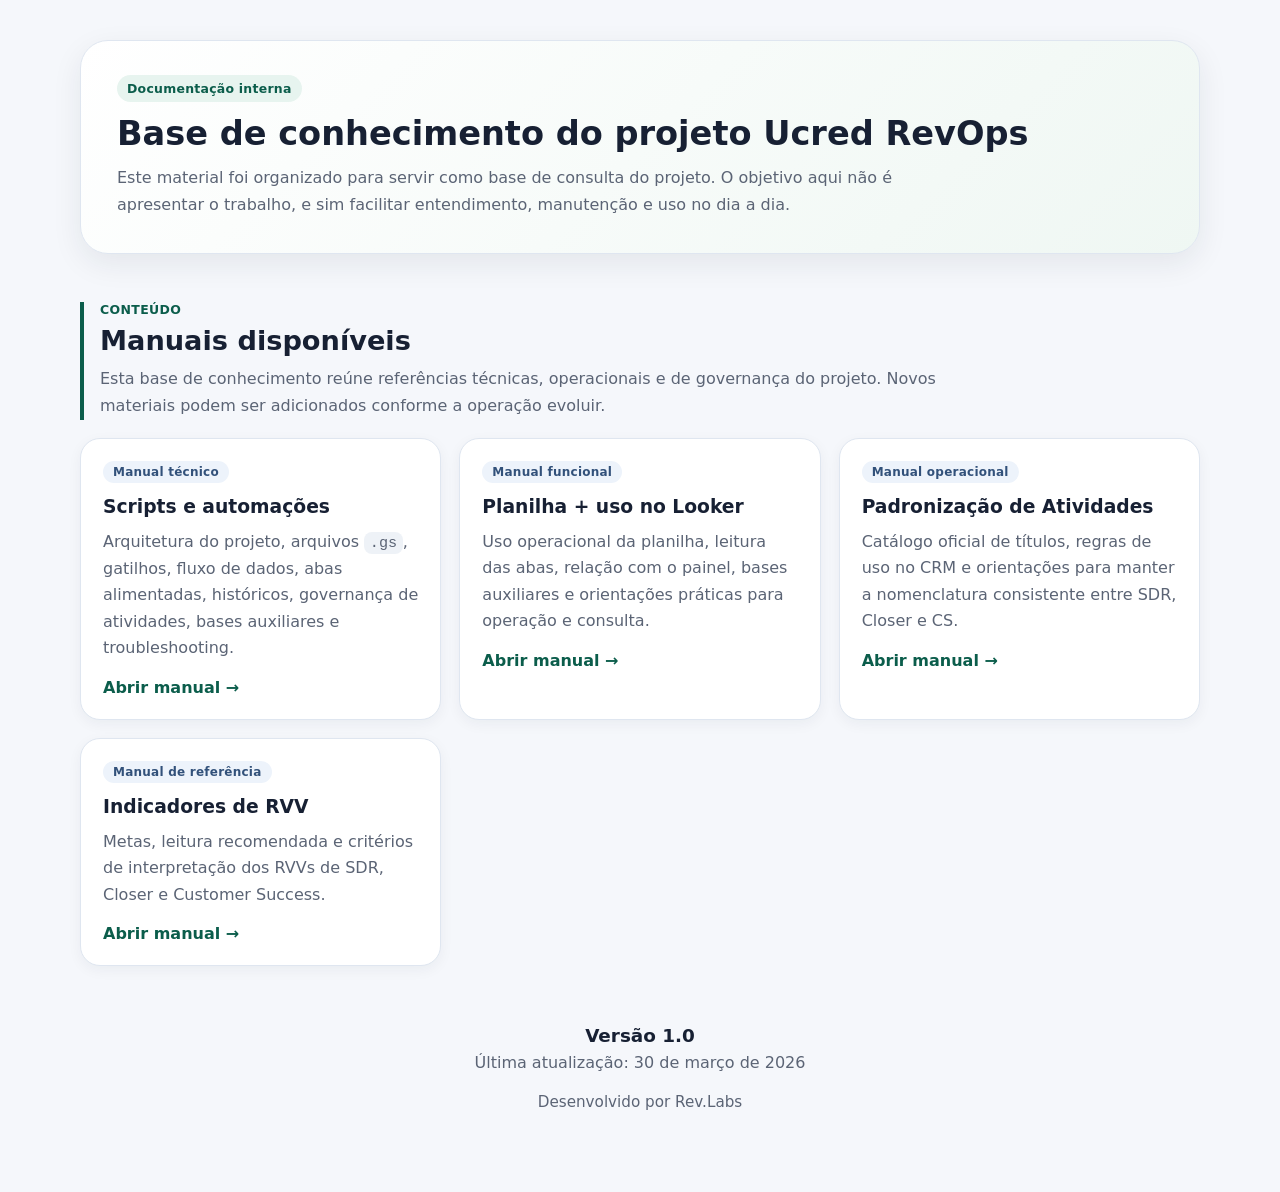
<file: index.html>
<!DOCTYPE html>
<html lang="pt-BR">
<head>
  <meta charset="UTF-8" />
  <meta name="viewport" content="width=device-width, initial-scale=1.0" />
  <title>Base de Conhecimento | Ucred RevOps</title>
  <link rel="stylesheet" href="assets/style.css" />
</head>
<body>
  <main class="content content-home-only">
    <div class="content-inner">
      <div class="hero" id="inicio">
        <div class="hero-eyebrow">Documentação interna</div>
        <h1>Base de conhecimento do projeto Ucred RevOps</h1>
        <p>
          Este material foi organizado para servir como base de consulta do projeto. O objetivo aqui não é apresentar o trabalho, e sim facilitar entendimento, manutenção e uso no dia a dia.
        </p>
      </div>

      <section class="section" id="manuais">
        <div class="section-header">
          <div class="section-kicker">Conteúdo</div>
          <h2>Manuais disponíveis</h2>
          <div class="section-intro">Esta base de conhecimento reúne referências técnicas, operacionais e de governança do projeto. Novos materiais podem ser adicionados conforme a operação evoluir.</div>
        </div>

        <div class="home-grid home-grid-3">
          <a class="link-card" href="manual-scripts.html">
            <div class="badge type">Manual técnico</div>
            <h3>Scripts e automações</h3>
            <p>Arquitetura do projeto, arquivos <code>.gs</code>, gatilhos, fluxo de dados, abas alimentadas, históricos, governança de atividades, bases auxiliares e troubleshooting.</p>
            <div class="link-card-footer">Abrir manual →</div>
          </a>

          <a class="link-card" href="manual-planilha-looker.html">
            <div class="badge type">Manual funcional</div>
            <h3>Planilha + uso no Looker</h3>
            <p>Uso operacional da planilha, leitura das abas, relação com o painel, bases auxiliares e orientações práticas para operação e consulta.</p>
            <div class="link-card-footer">Abrir manual →</div>
          </a>

          <a class="link-card" href="manual-padronizacao-atividades.html">
            <div class="badge type">Manual operacional</div>
            <h3>Padronização de Atividades</h3>
            <p>Catálogo oficial de títulos, regras de uso no CRM e orientações para manter a nomenclatura consistente entre SDR, Closer e CS.</p>
            <div class="link-card-footer">Abrir manual →</div>
          </a>

          <a class="link-card" href="manual-termos-indicadores.html">
            <div class="badge type">Manual de referência</div>
            <h3>Indicadores de RVV</h3>
            <p>Metas, leitura recomendada e critérios de interpretação dos RVVs de SDR, Closer e Customer Success.</p>
            <div class="link-card-footer">Abrir manual →</div>
          </a>
        </div>
      </section>

      <footer class="site-footer" aria-label="Versão do material">
        <div class="site-footer-line site-footer-strong">Versão 1.0</div>
        <div class="site-footer-line">Última atualização: 30 de março de 2026</div>
        <div class="site-footer-line site-footer-credit">Desenvolvido por Rev.Labs</div>
      </footer>
    </div>
  </main>

  <script src="assets/app.js"></script>
</body>
</html>
</file>
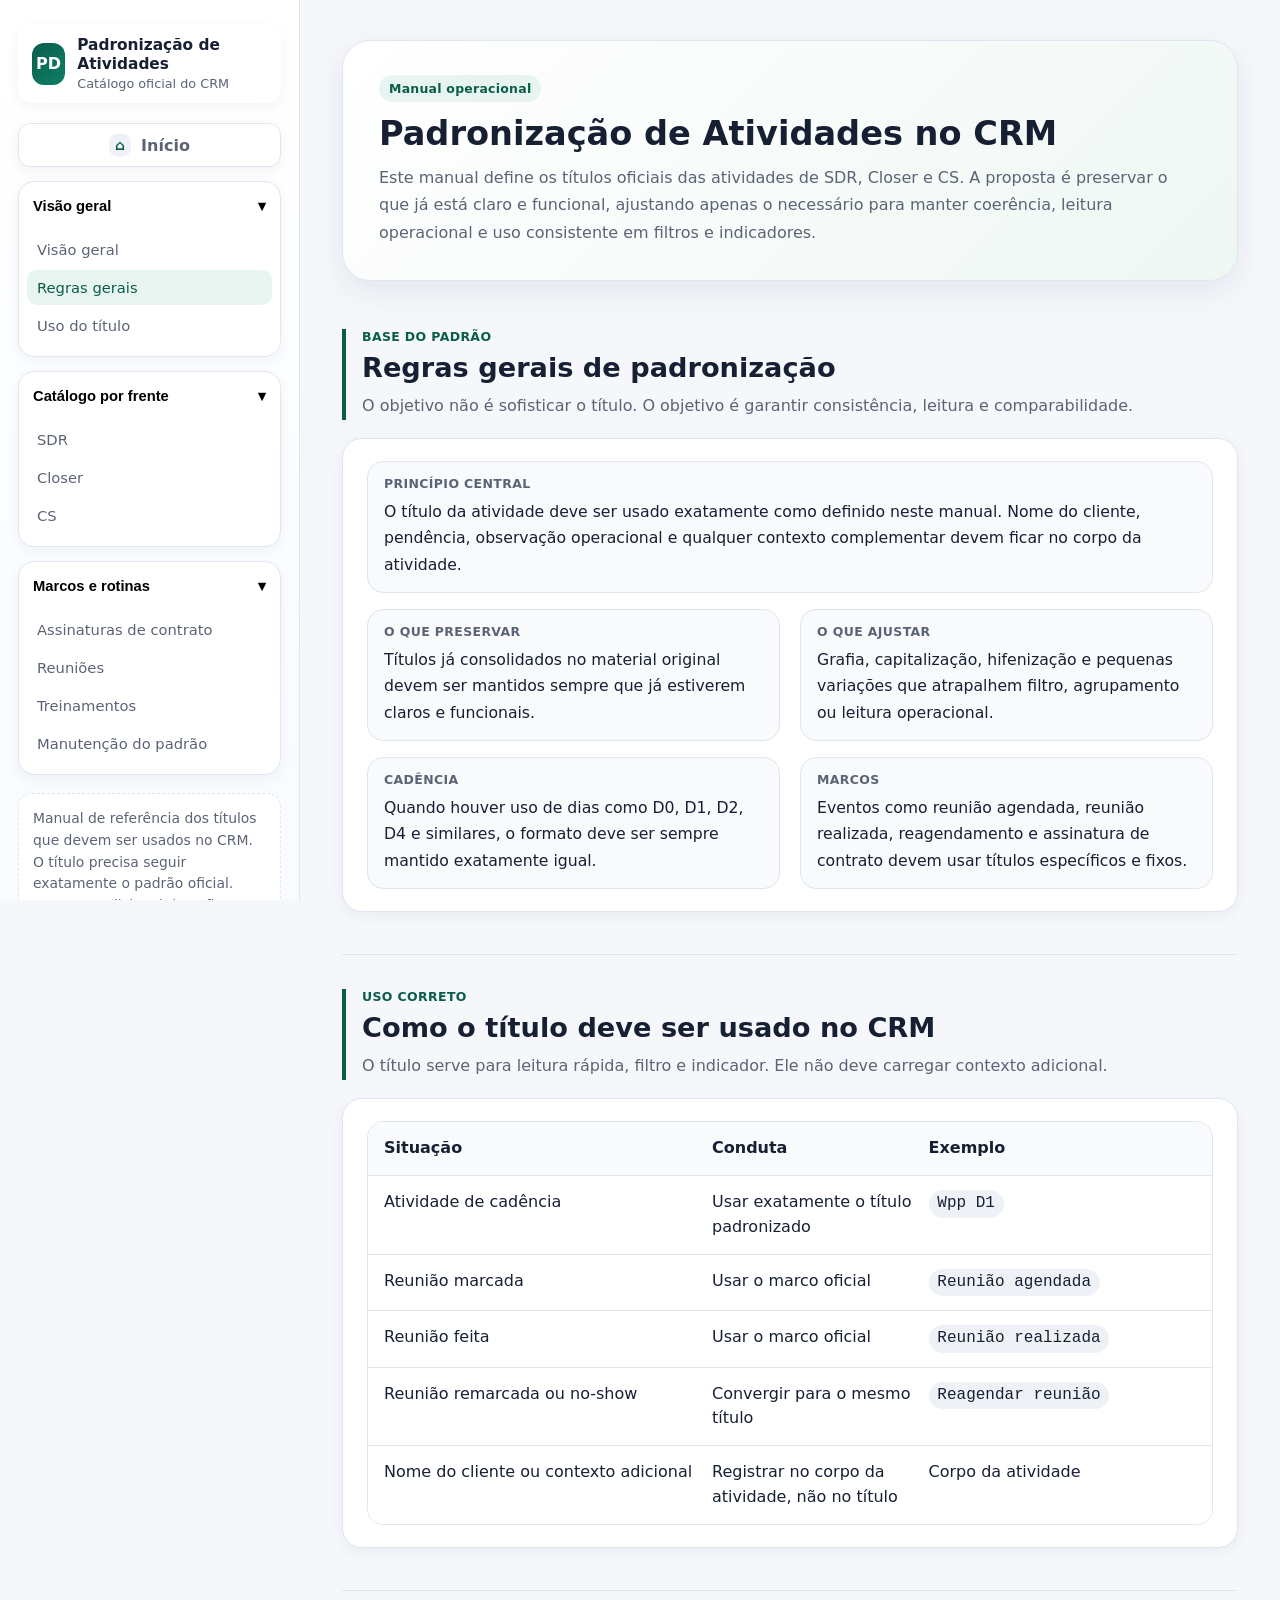
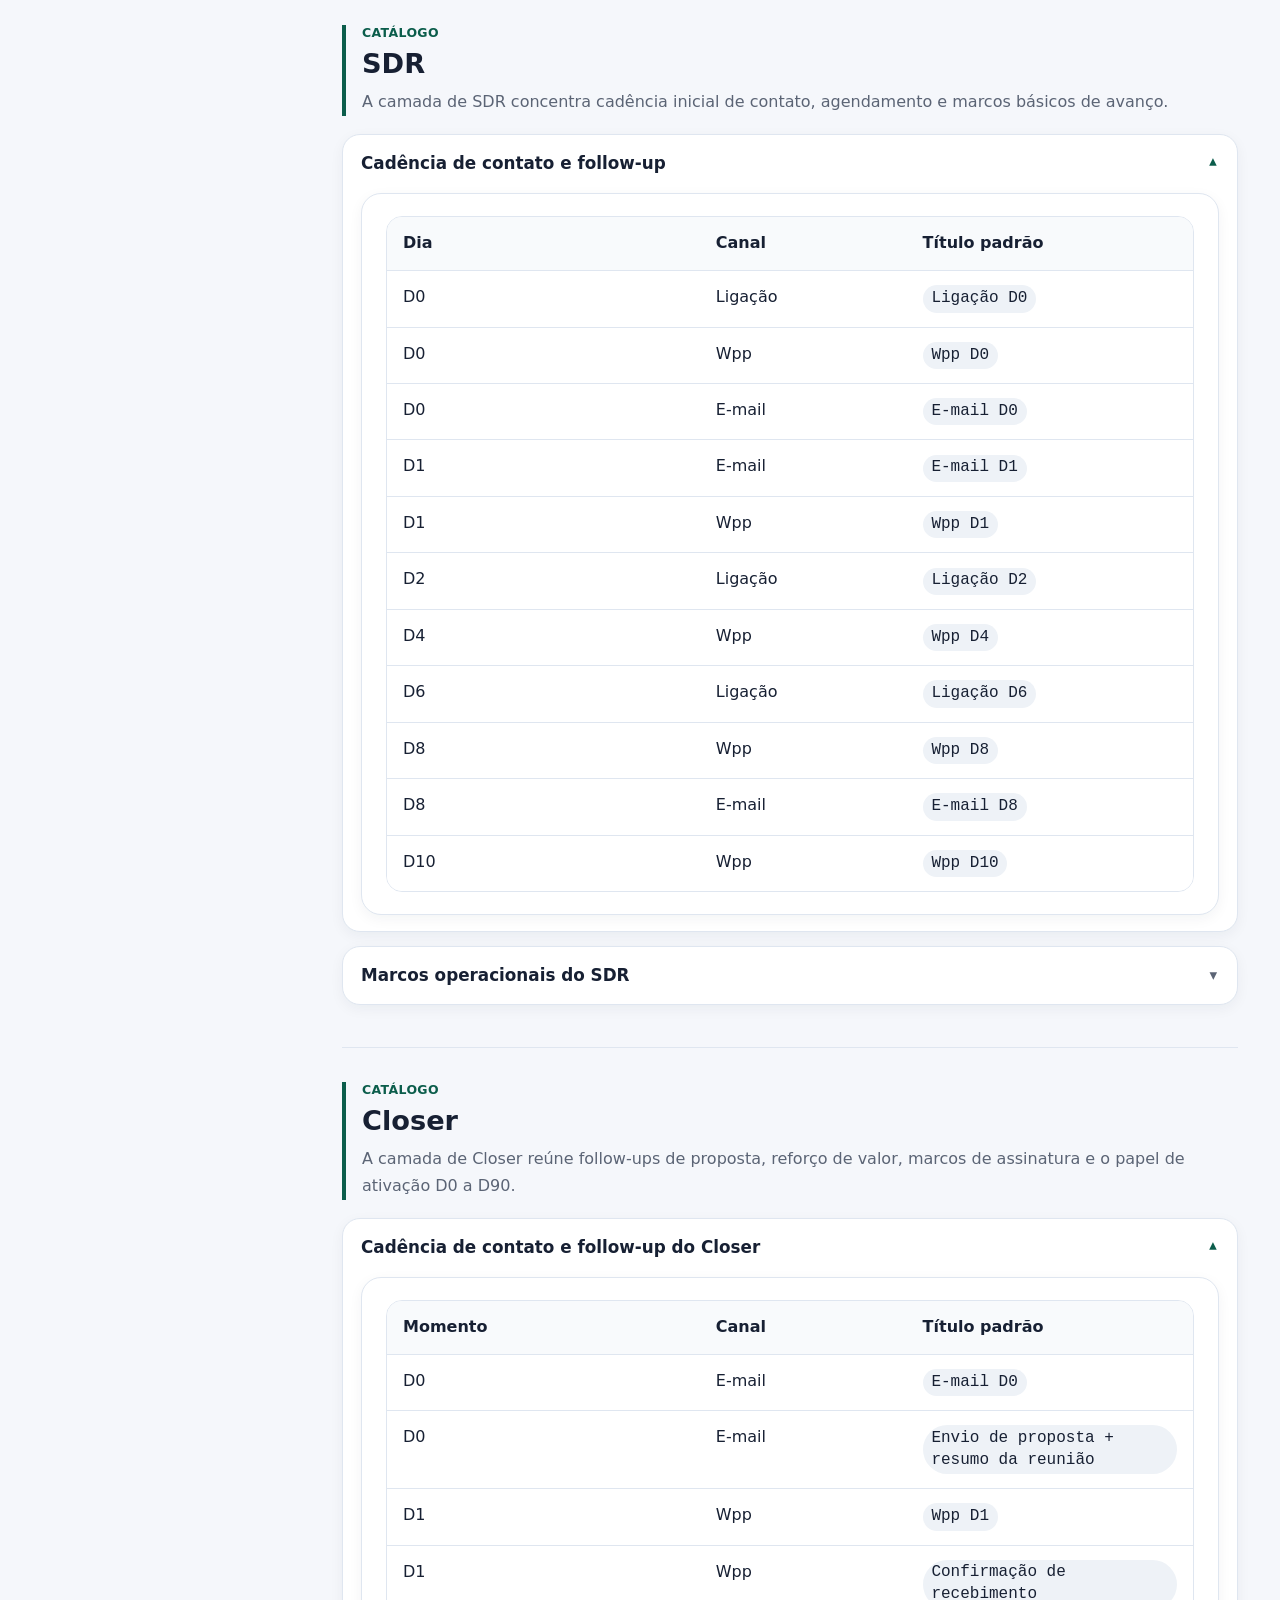
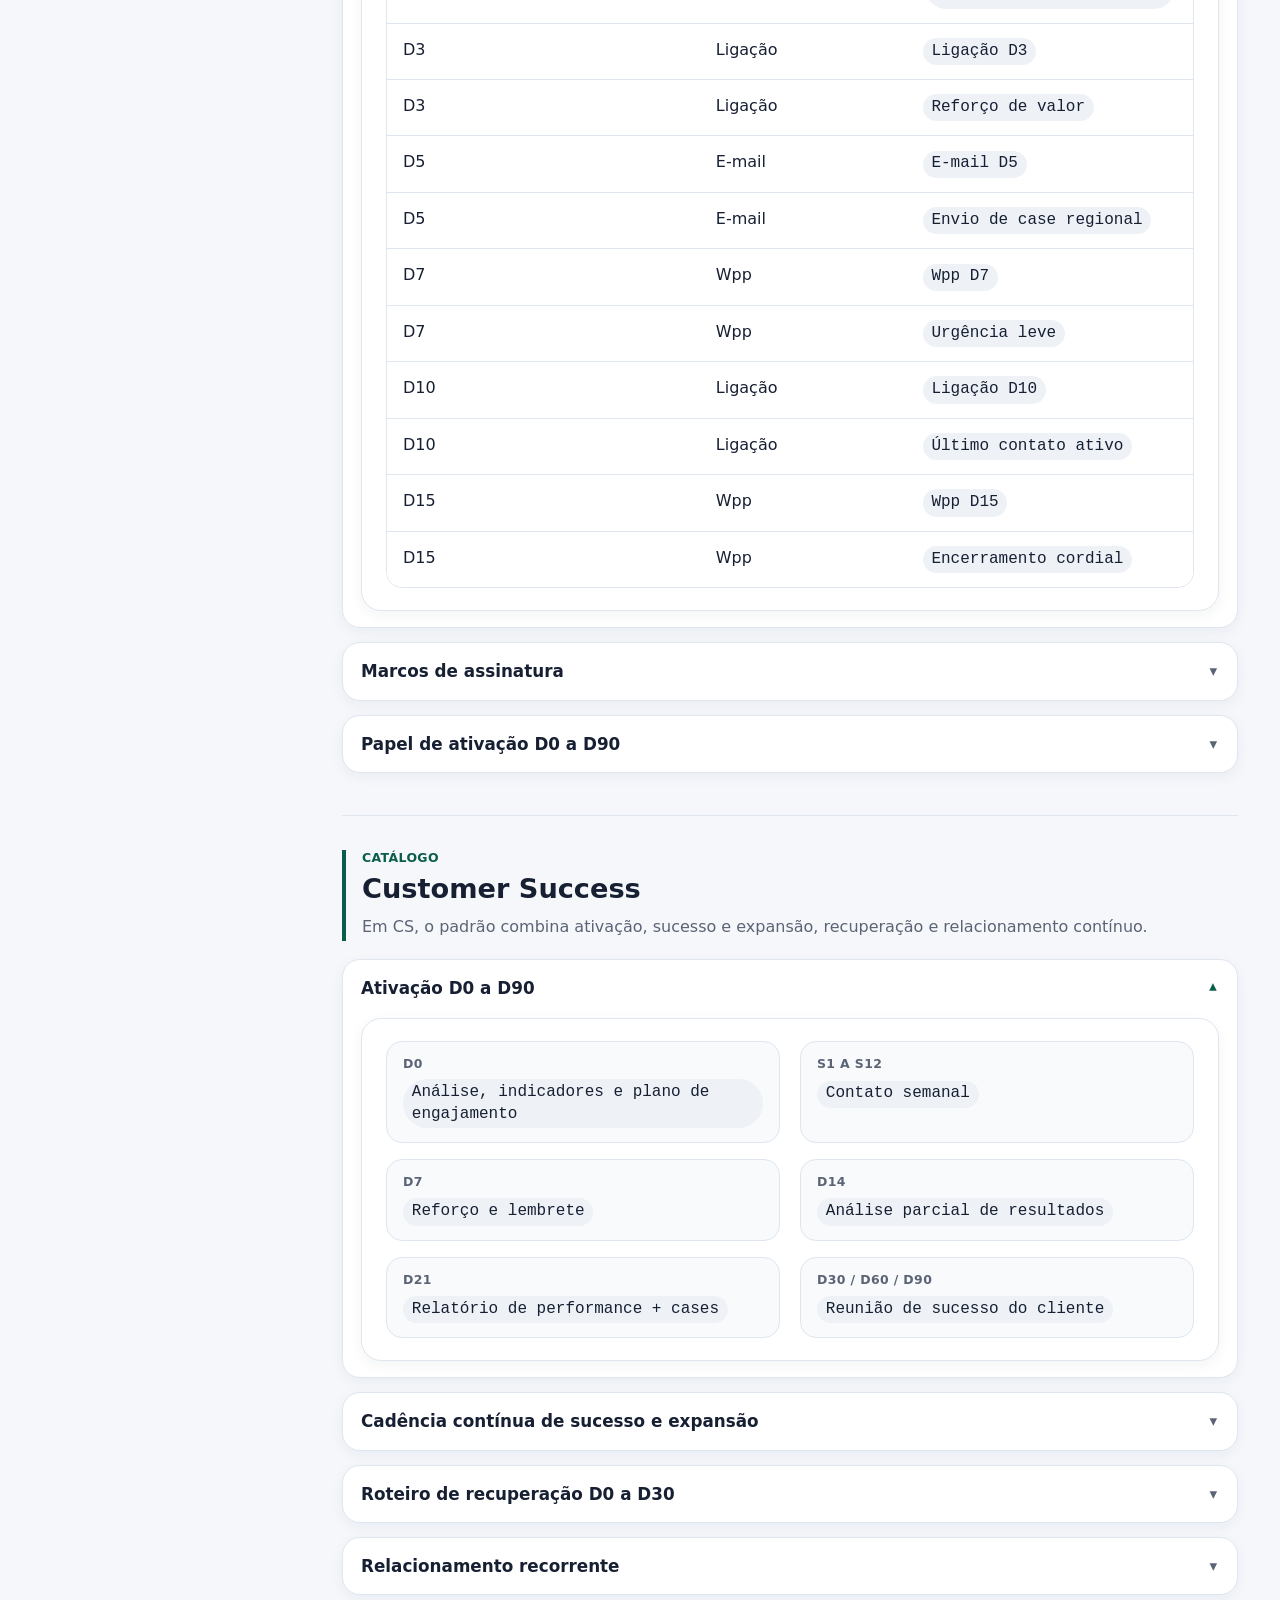
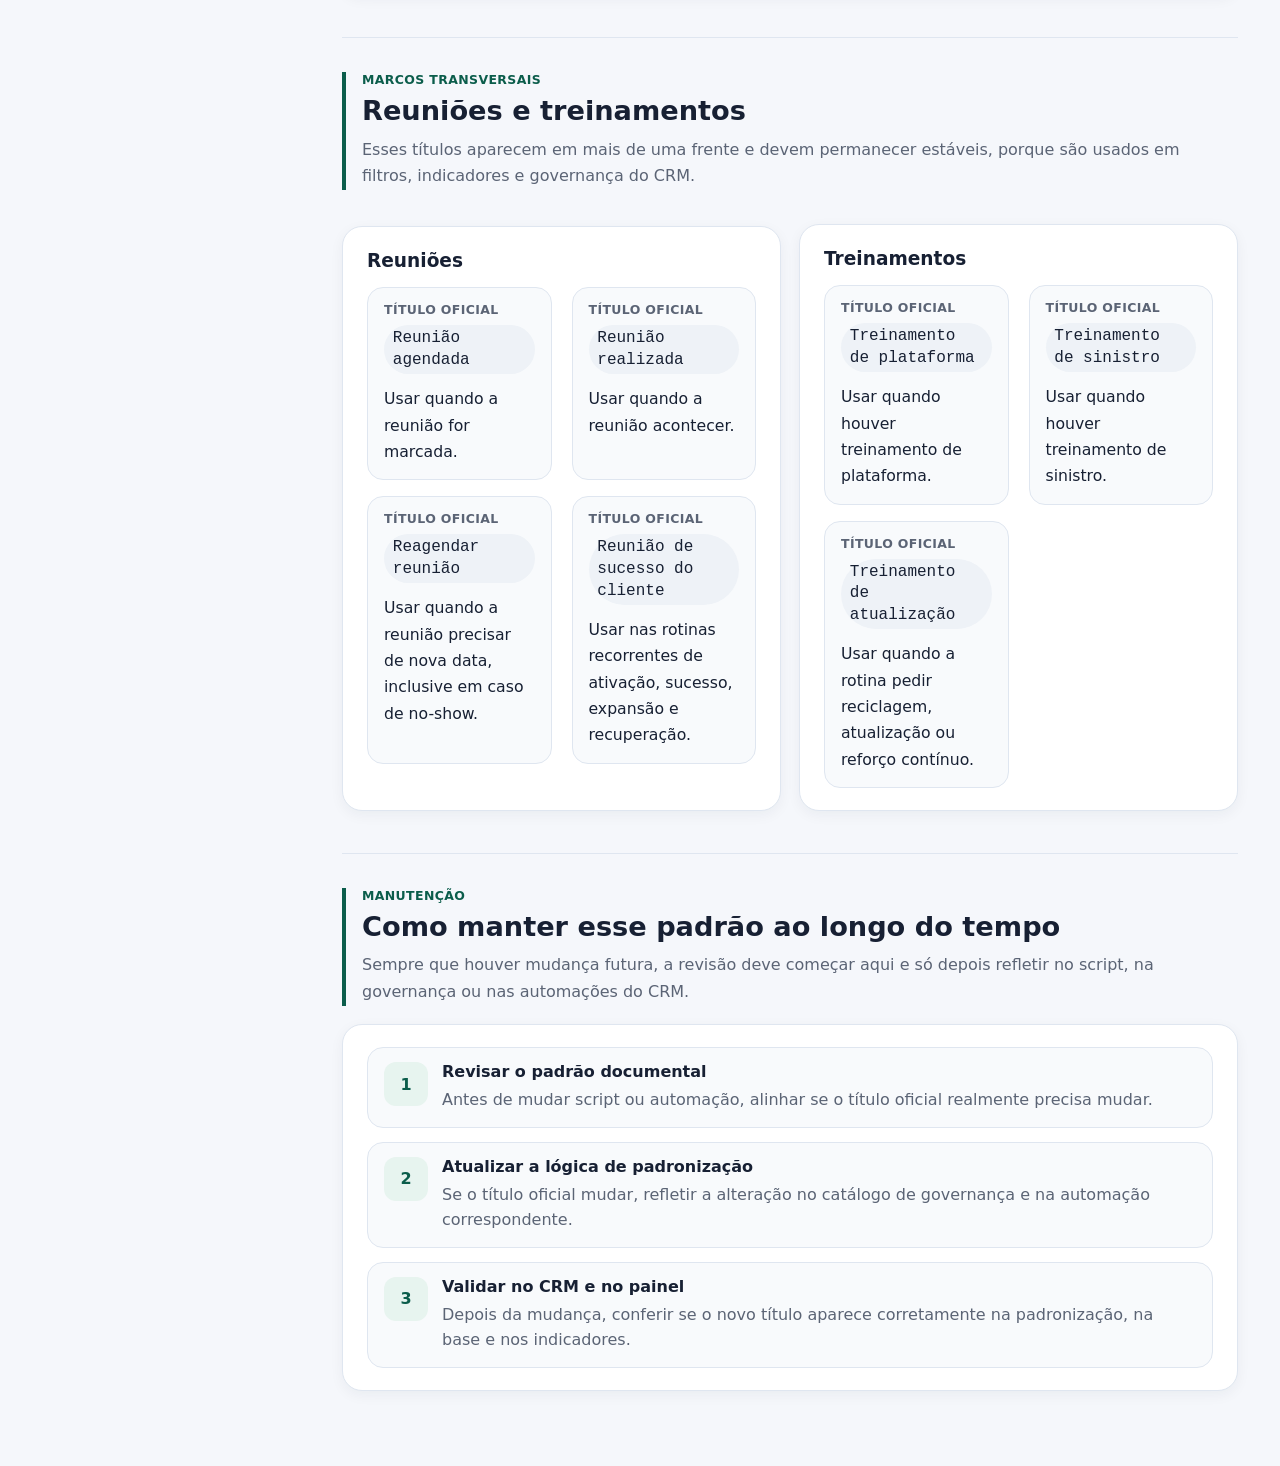
<file: manual-padronizacao-atividades.html>
<!DOCTYPE html>
<html lang="pt-BR">
<head>
  <meta charset="UTF-8" />
  <meta name="viewport" content="width=device-width, initial-scale=1.0" />
  <title>Manual de padronização de atividades | Ucred RevOps</title>
  <link rel="stylesheet" href="assets/style.css" />
</head>
<body>
  <div class="layout">
    <aside class="sidebar">
      <div class="brand">
        <div class="brand-mark">PD</div>
        <div>
          <div class="brand-title">Padronização de Atividades</div>
          <div class="brand-subtitle">Catálogo oficial do CRM</div>
        </div>
      </div>

      <div class="sidebar-home">
        <a class="home-link" href="index.html"><span class="home-link-icon" aria-hidden="true">⌂</span><span>Início</span></a>
      </div>

      <div class="nav-group">
        <button class="nav-toggle" data-target="nav-geral" aria-expanded="true">Visão geral<span class="caret">▾</span></button>
        <div id="nav-geral" class="nav-items">
          <a class="nav-link" href="#visao-geral">Visão geral</a>
          <a class="nav-link" href="#regras-gerais">Regras gerais</a>
          <a class="nav-link" href="#uso-do-titulo">Uso do título</a>
        </div>
      </div>

      <div class="nav-group">
        <button class="nav-toggle" data-target="nav-frentes" aria-expanded="true">Catálogo por frente<span class="caret">▾</span></button>
        <div id="nav-frentes" class="nav-items">
          <a class="nav-link" href="#sdr">SDR</a>
          <a class="nav-link" href="#closer">Closer</a>
          <a class="nav-link" href="#cs">CS</a>
        </div>
      </div>

      <div class="nav-group">
        <button class="nav-toggle" data-target="nav-marcos" aria-expanded="true">Marcos e rotinas<span class="caret">▾</span></button>
        <div id="nav-marcos" class="nav-items">
          <a class="nav-link" href="#marcos-contrato">Assinaturas de contrato</a>
          <a class="nav-link" href="#reunioes">Reuniões</a>
          <a class="nav-link" href="#treinamentos">Treinamentos</a>
          <a class="nav-link" href="#manutencao">Manutenção do padrão</a>
        </div>
      </div>

      <div class="sidebar-note">
        Manual de referência dos títulos que devem ser usados no CRM. O título precisa seguir exatamente o padrão oficial. Contexto adicional deve ficar no corpo da atividade, não no título.
      </div>
    </aside>

    <main class="content">
      <div class="content-inner">
        <div class="hero" id="visao-geral">
          <div class="hero-eyebrow">Manual operacional</div>
          <h1>Padronização de Atividades no CRM</h1>
          <p>
            Este manual define os títulos oficiais das atividades de SDR, Closer e CS. A proposta é preservar o que já está claro e funcional, ajustando apenas o necessário para manter coerência, leitura operacional e uso consistente em filtros e indicadores.
          </p>
        </div>

        <section class="section" id="regras-gerais">
          <div class="section-header">
            <div class="section-kicker">Base do padrão</div>
            <h2>Regras gerais de padronização</h2>
            <div class="section-intro">O objetivo não é sofisticar o título. O objetivo é garantir consistência, leitura e comparabilidade.</div>
          </div>

          <div class="card">
            <div class="kb-grid">
              <div class="kb-block wide">
                <div class="kb-label">Princípio central</div>
                <div class="kb-value">O título da atividade deve ser usado exatamente como definido neste manual. Nome do cliente, pendência, observação operacional e qualquer contexto complementar devem ficar no corpo da atividade.</div>
              </div>
              <div class="kb-block">
                <div class="kb-label">O que preservar</div>
                <div class="kb-value">Títulos já consolidados no material original devem ser mantidos sempre que já estiverem claros e funcionais.</div>
              </div>
              <div class="kb-block">
                <div class="kb-label">O que ajustar</div>
                <div class="kb-value">Grafia, capitalização, hifenização e pequenas variações que atrapalhem filtro, agrupamento ou leitura operacional.</div>
              </div>
              <div class="kb-block">
                <div class="kb-label">Cadência</div>
                <div class="kb-value">Quando houver uso de dias como D0, D1, D2, D4 e similares, o formato deve ser sempre mantido exatamente igual.</div>
              </div>
              <div class="kb-block">
                <div class="kb-label">Marcos</div>
                <div class="kb-value">Eventos como reunião agendada, reunião realizada, reagendamento e assinatura de contrato devem usar títulos específicos e fixos.</div>
              </div>
            </div>
          </div>
        </section>

        <section class="section" id="uso-do-titulo">
          <div class="section-header">
            <div class="section-kicker">Uso correto</div>
            <h2>Como o título deve ser usado no CRM</h2>
            <div class="section-intro">O título serve para leitura rápida, filtro e indicador. Ele não deve carregar contexto adicional.</div>
          </div>

          <div class="card">
            <div class="kb-table">
              <div class="kb-row kb-head"><div>Situação</div><div>Conduta</div><div>Exemplo</div></div>
              <div class="kb-row"><div>Atividade de cadência</div><div>Usar exatamente o título padronizado</div><div><span class="activity-chip">Wpp D1</span></div></div>
              <div class="kb-row"><div>Reunião marcada</div><div>Usar o marco oficial</div><div><span class="activity-chip">Reunião agendada</span></div></div>
              <div class="kb-row"><div>Reunião feita</div><div>Usar o marco oficial</div><div><span class="activity-chip">Reunião realizada</span></div></div>
              <div class="kb-row"><div>Reunião remarcada ou no-show</div><div>Convergir para o mesmo título</div><div><span class="activity-chip">Reagendar reunião</span></div></div>
              <div class="kb-row"><div>Nome do cliente ou contexto adicional</div><div>Registrar no corpo da atividade, não no título</div><div><span class="inline-example-text">Corpo da atividade</span></div></div>
            </div>
          </div>
        </section>

        <section class="section" id="sdr">
          <div class="section-header">
            <div class="section-kicker">Catálogo</div>
            <h2>SDR</h2>
            <div class="section-intro">A camada de SDR concentra cadência inicial de contato, agendamento e marcos básicos de avanço.</div>
          </div>

          <div class="accordion-list">
            <details open>
              <summary>Cadência de contato e follow-up</summary>
              <div class="card">
                <div class="kb-table">
                  <div class="kb-row kb-head"><div>Dia</div><div>Canal</div><div>Título padrão</div></div>
                  <div class="kb-row"><div>D0</div><div>Ligação</div><div><span class="activity-chip">Ligação D0</span></div></div>
                  <div class="kb-row"><div>D0</div><div>Wpp</div><div><span class="activity-chip">Wpp D0</span></div></div>
                  <div class="kb-row"><div>D0</div><div>E-mail</div><div><span class="activity-chip">E-mail D0</span></div></div>
                  <div class="kb-row"><div>D1</div><div>E-mail</div><div><span class="activity-chip">E-mail D1</span></div></div>
                  <div class="kb-row"><div>D1</div><div>Wpp</div><div><span class="activity-chip">Wpp D1</span></div></div>
                  <div class="kb-row"><div>D2</div><div>Ligação</div><div><span class="activity-chip">Ligação D2</span></div></div>
                  <div class="kb-row"><div>D4</div><div>Wpp</div><div><span class="activity-chip">Wpp D4</span></div></div>
                  <div class="kb-row"><div>D6</div><div>Ligação</div><div><span class="activity-chip">Ligação D6</span></div></div>
                  <div class="kb-row"><div>D8</div><div>Wpp</div><div><span class="activity-chip">Wpp D8</span></div></div>
                  <div class="kb-row"><div>D8</div><div>E-mail</div><div><span class="activity-chip">E-mail D8</span></div></div>
                  <div class="kb-row"><div>D10</div><div>Wpp</div><div><span class="activity-chip">Wpp D10</span></div></div>
                </div>
              </div>
            </details>

            <details>
              <summary>Marcos operacionais do SDR</summary>
              <div class="card">
                <div class="kb-grid">
                  <div class="kb-block"><div class="kb-label">Título oficial</div><div class="kb-value"><span class="activity-chip">Primeiro contato com decisor</span><div class="activity-note">Usar quando houver a primeira mensagem ao decisor.</div></div></div>
                  <div class="kb-block"><div class="kb-label">Título oficial</div><div class="kb-value"><span class="activity-chip">Reunião agendada</span><div class="activity-note">Usar quando a reunião for marcada.</div></div></div>
                  <div class="kb-block"><div class="kb-label">Título oficial</div><div class="kb-value"><span class="activity-chip">Reunião realizada</span><div class="activity-note">Usar quando a reunião acontecer.</div></div></div>
                  <div class="kb-block"><div class="kb-label">Título oficial</div><div class="kb-value"><span class="activity-chip">Reagendar reunião</span><div class="activity-note">Usar quando houver remarcação, inclusive em caso de no-show.</div></div></div>
                  <div class="kb-block"><div class="kb-label">Título oficial</div><div class="kb-value"><span class="activity-chip">Retorno</span><div class="activity-note">Usar quando houver solicitação de retorno em outra data.</div></div></div>
                </div>
              </div>
            </details>
          </div>
        </section>

        <section class="section" id="closer">
          <div class="section-header">
            <div class="section-kicker">Catálogo</div>
            <h2>Closer</h2>
            <div class="section-intro">A camada de Closer reúne follow-ups de proposta, reforço de valor, marcos de assinatura e o papel de ativação D0 a D90.</div>
          </div>

          <div class="accordion-list">
            <details open>
              <summary>Cadência de contato e follow-up do Closer</summary>
              <div class="card">
                <div class="kb-table">
                  <div class="kb-row kb-head"><div>Momento</div><div>Canal</div><div>Título padrão</div></div>
                  <div class="kb-row"><div>D0</div><div>E-mail</div><div><span class="activity-chip">E-mail D0</span></div></div>
                  <div class="kb-row"><div>D0</div><div>E-mail</div><div><span class="activity-chip">Envio de proposta + resumo da reunião</span></div></div>
                  <div class="kb-row"><div>D1</div><div>Wpp</div><div><span class="activity-chip">Wpp D1</span></div></div>
                  <div class="kb-row"><div>D1</div><div>Wpp</div><div><span class="activity-chip">Confirmação de recebimento</span></div></div>
                  <div class="kb-row"><div>D3</div><div>Ligação</div><div><span class="activity-chip">Ligação D3</span></div></div>
                  <div class="kb-row"><div>D3</div><div>Ligação</div><div><span class="activity-chip">Reforço de valor</span></div></div>
                  <div class="kb-row"><div>D5</div><div>E-mail</div><div><span class="activity-chip">E-mail D5</span></div></div>
                  <div class="kb-row"><div>D5</div><div>E-mail</div><div><span class="activity-chip">Envio de case regional</span></div></div>
                  <div class="kb-row"><div>D7</div><div>Wpp</div><div><span class="activity-chip">Wpp D7</span></div></div>
                  <div class="kb-row"><div>D7</div><div>Wpp</div><div><span class="activity-chip">Urgência leve</span></div></div>
                  <div class="kb-row"><div>D10</div><div>Ligação</div><div><span class="activity-chip">Ligação D10</span></div></div>
                  <div class="kb-row"><div>D10</div><div>Ligação</div><div><span class="activity-chip">Último contato ativo</span></div></div>
                  <div class="kb-row"><div>D15</div><div>Wpp</div><div><span class="activity-chip">Wpp D15</span></div></div>
                  <div class="kb-row"><div>D15</div><div>Wpp</div><div><span class="activity-chip">Encerramento cordial</span></div></div>
                </div>
              </div>
            </details>

            <details id="marcos-contrato">
              <summary>Marcos de assinatura</summary>
              <div class="card">
                <div class="kb-grid kb-grid-2">
                  <div class="kb-block"><div class="kb-label">Título oficial</div><div class="kb-value"><span class="activity-chip">Assinatura Contrato de Parceria</span><div class="activity-note">Usar quando o contrato de parceria for assinado ou concluído.</div></div></div>
                  <div class="kb-block"><div class="kb-label">Título oficial</div><div class="kb-value"><span class="activity-chip">Assinatura Contrato de Garantia</span><div class="activity-note">Usar quando o contrato de garantia for assinado ou concluído.</div></div></div>
                </div>
              </div>
            </details>

            <details>
              <summary>Papel de ativação D0 a D90</summary>
              <div class="card">
                <div class="kb-grid">
                  <div class="kb-block"><div class="kb-label">D0</div><div class="kb-value"><span class="activity-chip">Análise, indicadores e plano de engajamento</span></div></div>
                  <div class="kb-block"><div class="kb-label">Semanal</div><div class="kb-value"><span class="activity-chip">Contato semanal</span></div></div>
                  <div class="kb-block"><div class="kb-label">D7</div><div class="kb-value"><span class="activity-chip">Reforço e lembrete</span></div></div>
                  <div class="kb-block"><div class="kb-label">D14</div><div class="kb-value"><span class="activity-chip">Análise parcial de resultados</span></div></div>
                  <div class="kb-block"><div class="kb-label">D21</div><div class="kb-value"><span class="activity-chip">Relatório de performance + cases</span></div></div>
                  <div class="kb-block"><div class="kb-label">D30 / D60 / D90</div><div class="kb-value"><span class="activity-chip">Reunião de sucesso do cliente</span></div></div>
                </div>
              </div>
            </details>
          </div>
        </section>

        <section class="section" id="cs">
          <div class="section-header">
            <div class="section-kicker">Catálogo</div>
            <h2>Customer Success</h2>
            <div class="section-intro">Em CS, o padrão combina ativação, sucesso e expansão, recuperação e relacionamento contínuo.</div>
          </div>

          <div class="accordion-list">
            <details open>
              <summary>Ativação D0 a D90</summary>
              <div class="card">
                <div class="kb-grid">
                  <div class="kb-block"><div class="kb-label">D0</div><div class="kb-value"><span class="activity-chip">Análise, indicadores e plano de engajamento</span></div></div>
                  <div class="kb-block"><div class="kb-label">S1 a S12</div><div class="kb-value"><span class="activity-chip">Contato semanal</span></div></div>
                  <div class="kb-block"><div class="kb-label">D7</div><div class="kb-value"><span class="activity-chip">Reforço e lembrete</span></div></div>
                  <div class="kb-block"><div class="kb-label">D14</div><div class="kb-value"><span class="activity-chip">Análise parcial de resultados</span></div></div>
                  <div class="kb-block"><div class="kb-label">D21</div><div class="kb-value"><span class="activity-chip">Relatório de performance + cases</span></div></div>
                  <div class="kb-block"><div class="kb-label">D30 / D60 / D90</div><div class="kb-value"><span class="activity-chip">Reunião de sucesso do cliente</span></div></div>
                </div>
              </div>
            </details>

            <details>
              <summary>Cadência contínua de sucesso e expansão</summary>
              <div class="card">
                <div class="kb-grid">
                  <div class="kb-block"><div class="kb-label">D0 a D7</div><div class="kb-value"><span class="activity-chip">Reforço e lembrete</span></div></div>
                  <div class="kb-block"><div class="kb-label">D14</div><div class="kb-value"><span class="activity-chip">Análise parcial de resultados</span></div></div>
                  <div class="kb-block"><div class="kb-label">D21</div><div class="kb-value"><span class="activity-chip">Relatório de performance + cases</span></div></div>
                  <div class="kb-block"><div class="kb-label">D30</div><div class="kb-value"><span class="activity-chip">Reunião de sucesso do cliente</span></div></div>
                </div>
              </div>
            </details>

            <details>
              <summary>Roteiro de recuperação D0 a D30</summary>
              <div class="card">
                <div class="kb-grid">
                  <div class="kb-block"><div class="kb-label">D0</div><div class="kb-value"><span class="activity-chip">Apresentação e agendamento de conversa</span></div></div>
                  <div class="kb-block"><div class="kb-label">D1 a D7</div><div class="kb-value"><span class="activity-chip">Reunião de sucesso do cliente</span></div></div>
                  <div class="kb-block"><div class="kb-label">D7</div><div class="kb-value"><span class="activity-chip">Proposta de solução e retomada</span></div></div>
                  <div class="kb-block"><div class="kb-label">D8 a D10</div><div class="kb-value"><span class="activity-chip">Follow-up</span></div></div>
                  <div class="kb-block"><div class="kb-label">D10</div><div class="kb-value"><span class="activity-chip">Case motivacional</span></div></div>
                  <div class="kb-block"><div class="kb-label">D15</div><div class="kb-value"><span class="activity-chip">Contato para retomada</span></div></div>
                  <div class="kb-block"><div class="kb-label">D20</div><div class="kb-value"><span class="activity-chip">Contato para retomada</span></div></div>
                  <div class="kb-block"><div class="kb-label">D21 a D29</div><div class="kb-value"><span class="activity-chip">Mensagens de reforço (novidades)</span></div></div>
                  <div class="kb-block"><div class="kb-label">D30</div><div class="kb-value"><span class="activity-chip">Definição por continuidade ou não</span></div></div>
                </div>
              </div>
            </details>

            <details>
              <summary>Relacionamento recorrente</summary>
              <div class="card">
                <div class="kb-grid kb-grid-2">
                  <div class="kb-block"><div class="kb-label">Quinzenal</div><div class="kb-value"><span class="activity-chip">Check-in e acompanhamento</span></div></div>
                  <div class="kb-block"><div class="kb-label">Mensal</div><div class="kb-value"><span class="activity-chip">Reunião de sucesso do cliente</span></div></div>
                  <div class="kb-block"><div class="kb-label">Trimestral</div><div class="kb-value"><span class="activity-chip">Treinamento de atualização</span></div></div>
                  <div class="kb-block"><div class="kb-label">Semestral</div><div class="kb-value"><span class="activity-chip">Relatório de sucesso e reconhecimento</span></div></div>
                </div>
              </div>
            </details>
          </div>
        </section>

        <section class="section" id="reunioes">
          <div class="section-header">
            <div class="section-kicker">Marcos transversais</div>
            <h2>Reuniões e treinamentos</h2>
            <div class="section-intro">Esses títulos aparecem em mais de uma frente e devem permanecer estáveis, porque são usados em filtros, indicadores e governança do CRM.</div>
          </div>

          <div class="two-col-cards">
            <div class="card">
              <div class="kb-title"><h3>Reuniões</h3></div>
              <div class="kb-grid">
                <div class="kb-block"><div class="kb-label">Título oficial</div><div class="kb-value"><span class="activity-chip">Reunião agendada</span><div class="activity-note">Usar quando a reunião for marcada.</div></div></div>
                <div class="kb-block"><div class="kb-label">Título oficial</div><div class="kb-value"><span class="activity-chip">Reunião realizada</span><div class="activity-note">Usar quando a reunião acontecer.</div></div></div>
                <div class="kb-block"><div class="kb-label">Título oficial</div><div class="kb-value"><span class="activity-chip">Reagendar reunião</span><div class="activity-note">Usar quando a reunião precisar de nova data, inclusive em caso de no-show.</div></div></div>
                <div class="kb-block"><div class="kb-label">Título oficial</div><div class="kb-value"><span class="activity-chip">Reunião de sucesso do cliente</span><div class="activity-note">Usar nas rotinas recorrentes de ativação, sucesso, expansão e recuperação.</div></div></div>
              </div>
            </div>

            <div class="card" id="treinamentos">
              <div class="kb-title"><h3>Treinamentos</h3></div>
              <div class="kb-grid">
                <div class="kb-block"><div class="kb-label">Título oficial</div><div class="kb-value"><span class="activity-chip">Treinamento de plataforma</span><div class="activity-note">Usar quando houver treinamento de plataforma.</div></div></div>
                <div class="kb-block"><div class="kb-label">Título oficial</div><div class="kb-value"><span class="activity-chip">Treinamento de sinistro</span><div class="activity-note">Usar quando houver treinamento de sinistro.</div></div></div>
                <div class="kb-block"><div class="kb-label">Título oficial</div><div class="kb-value"><span class="activity-chip">Treinamento de atualização</span><div class="activity-note">Usar quando a rotina pedir reciclagem, atualização ou reforço contínuo.</div></div></div>
              </div>
            </div>
          </div>
        </section>

        <section class="section" id="manutencao">
          <div class="section-header">
            <div class="section-kicker">Manutenção</div>
            <h2>Como manter esse padrão ao longo do tempo</h2>
            <div class="section-intro">Sempre que houver mudança futura, a revisão deve começar aqui e só depois refletir no script, na governança ou nas automações do CRM.</div>
          </div>

          <div class="card">
            <div class="kb-flow">
              <div class="flow-step">
                <div class="flow-index">1</div>
                <div>
                  <strong>Revisar o padrão documental</strong>
                  <p>Antes de mudar script ou automação, alinhar se o título oficial realmente precisa mudar.</p>
                </div>
              </div>
              <div class="flow-step">
                <div class="flow-index">2</div>
                <div>
                  <strong>Atualizar a lógica de padronização</strong>
                  <p>Se o título oficial mudar, refletir a alteração no catálogo de governança e na automação correspondente.</p>
                </div>
              </div>
              <div class="flow-step">
                <div class="flow-index">3</div>
                <div>
                  <strong>Validar no CRM e no painel</strong>
                  <p>Depois da mudança, conferir se o novo título aparece corretamente na padronização, na base e nos indicadores.</p>
                </div>
              </div>
            </div>
          </div>
        </section>

        <div class="footer-space"></div>
      </div>
    </main>
  </div>

  <script src="assets/app.js"></script>
</body>
</html>
</file>
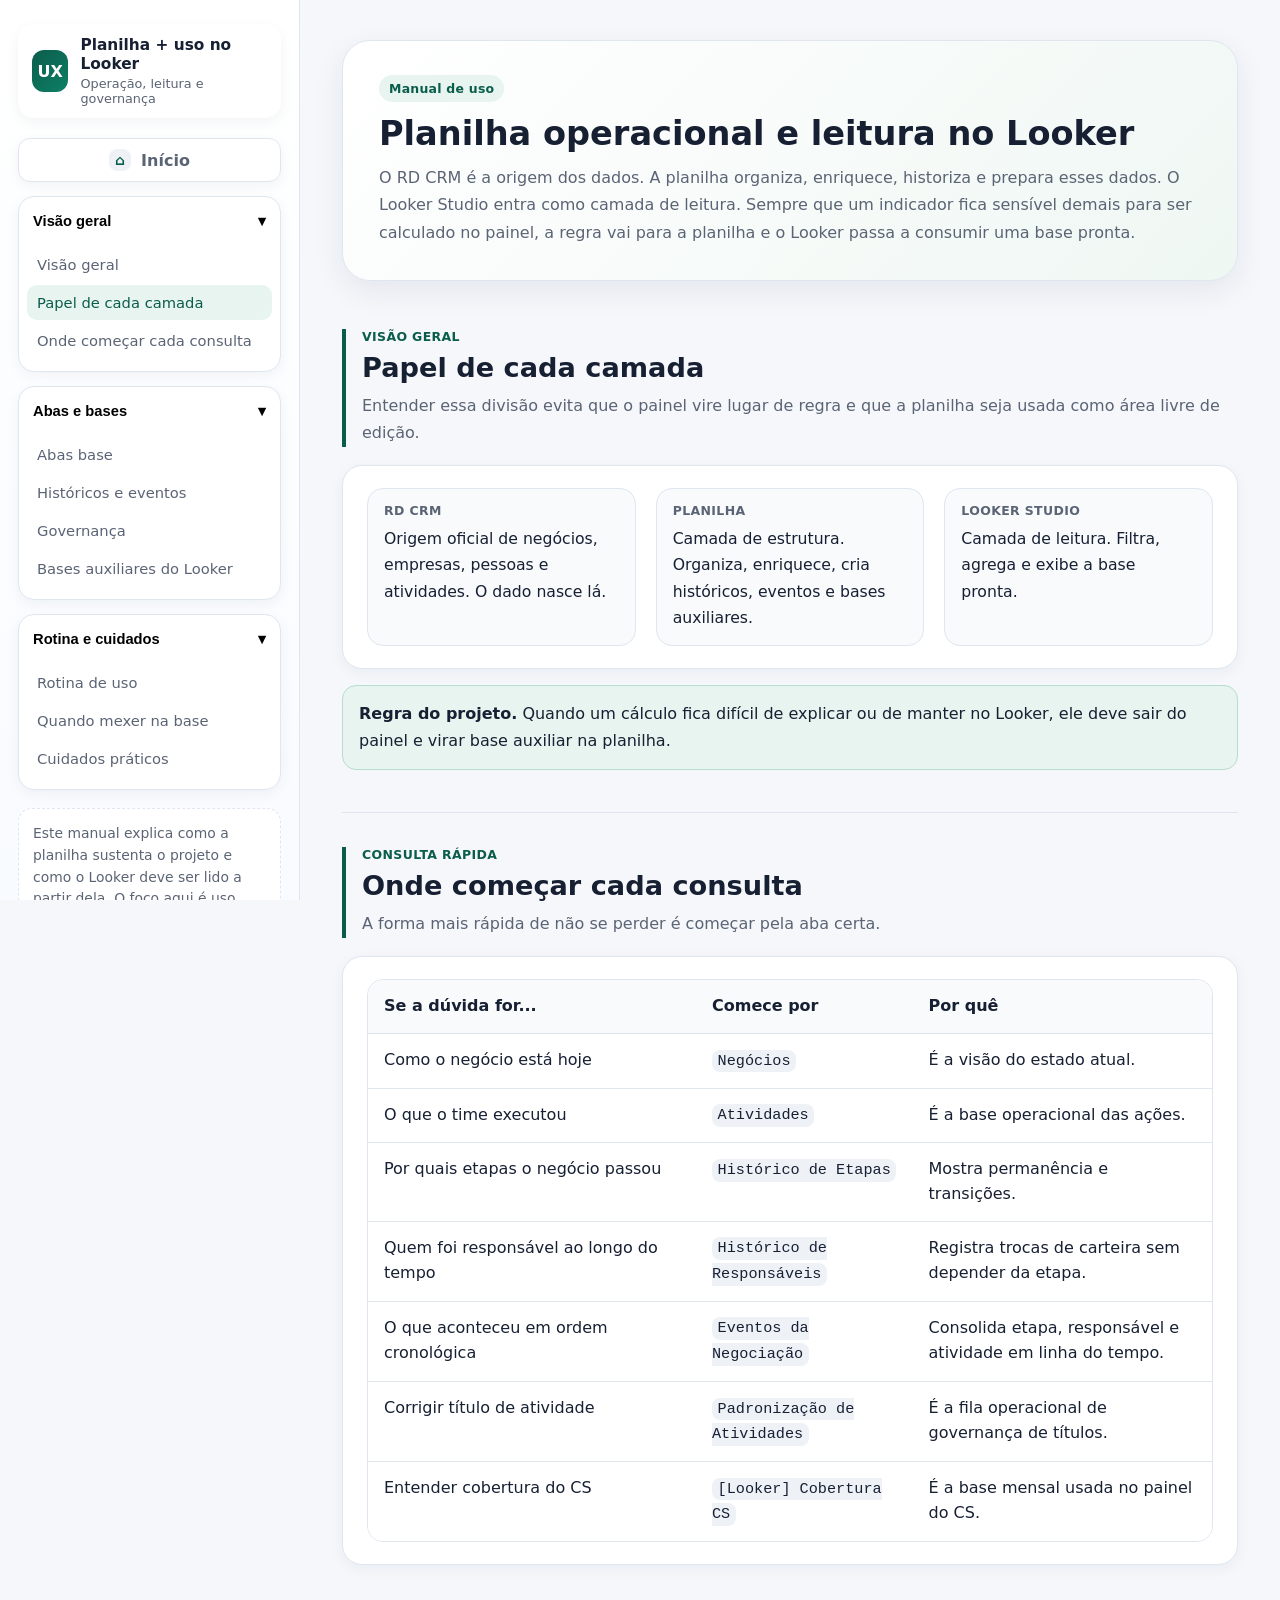
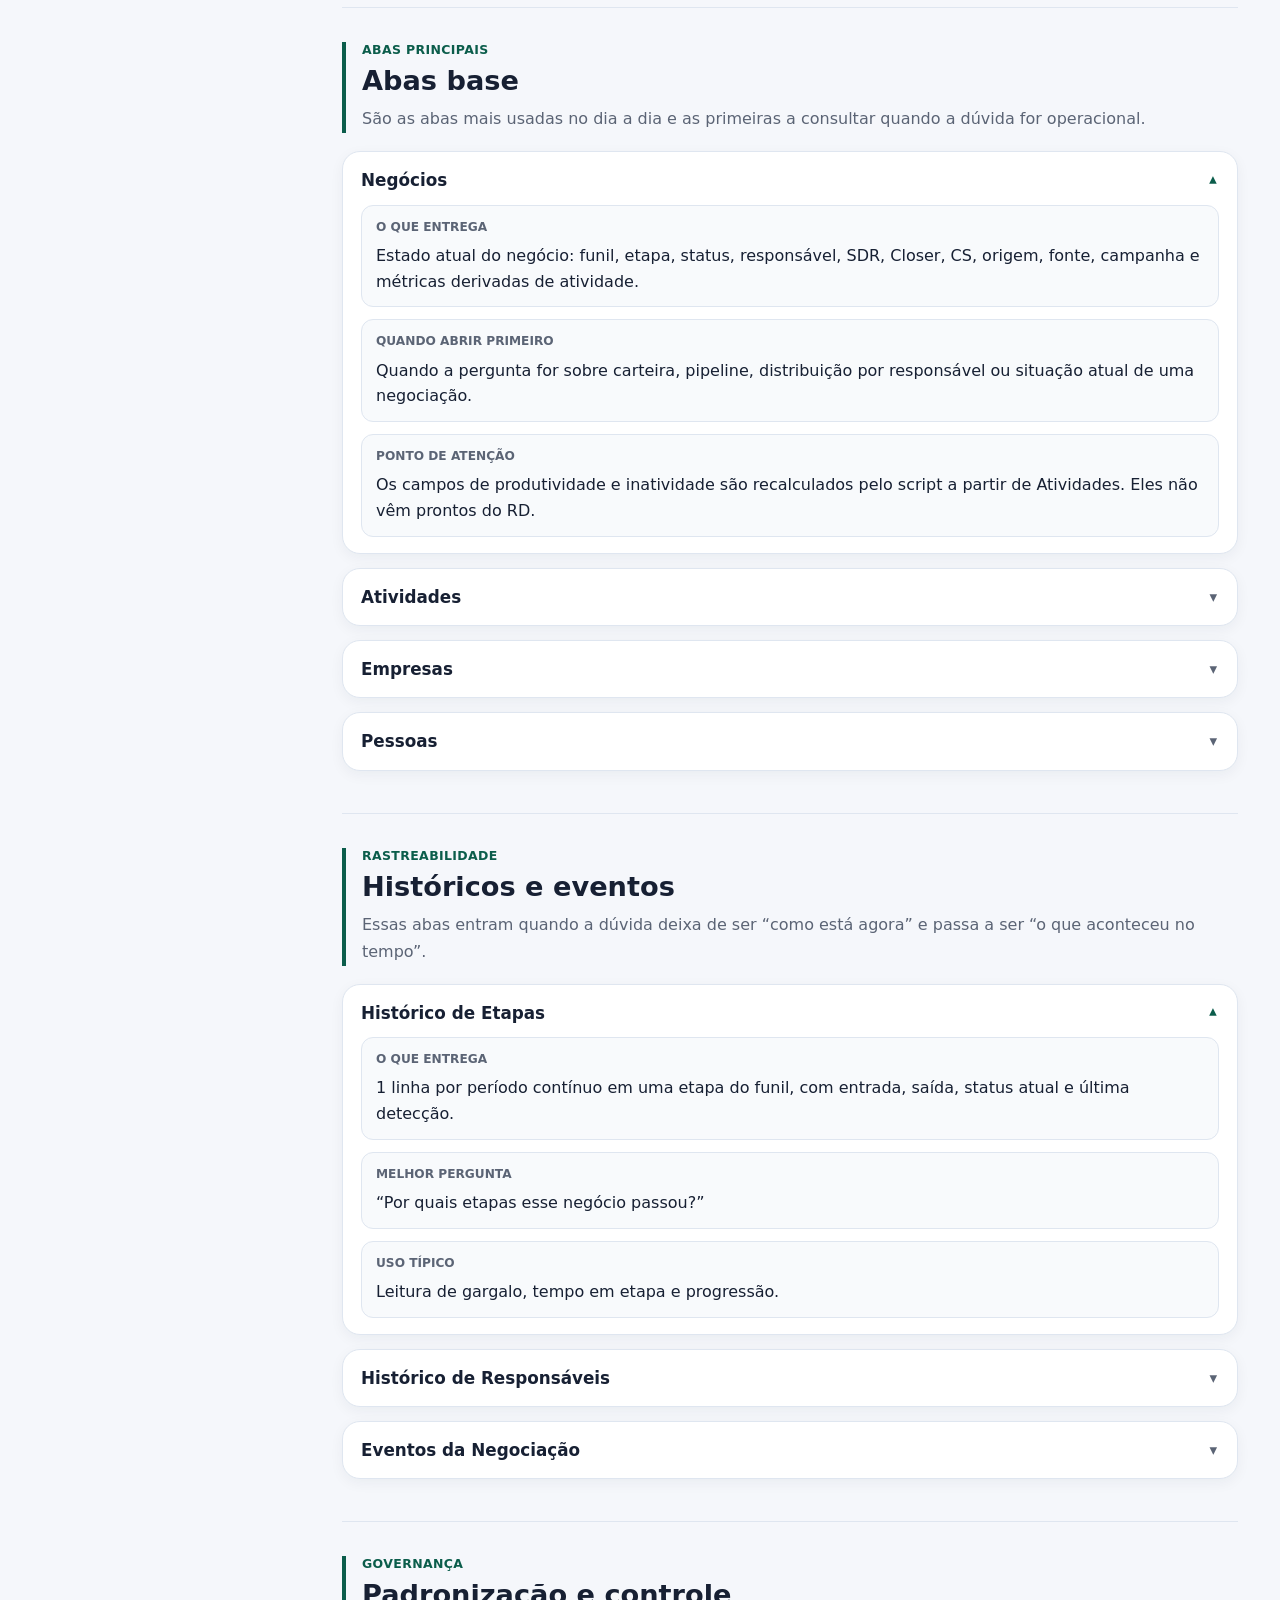
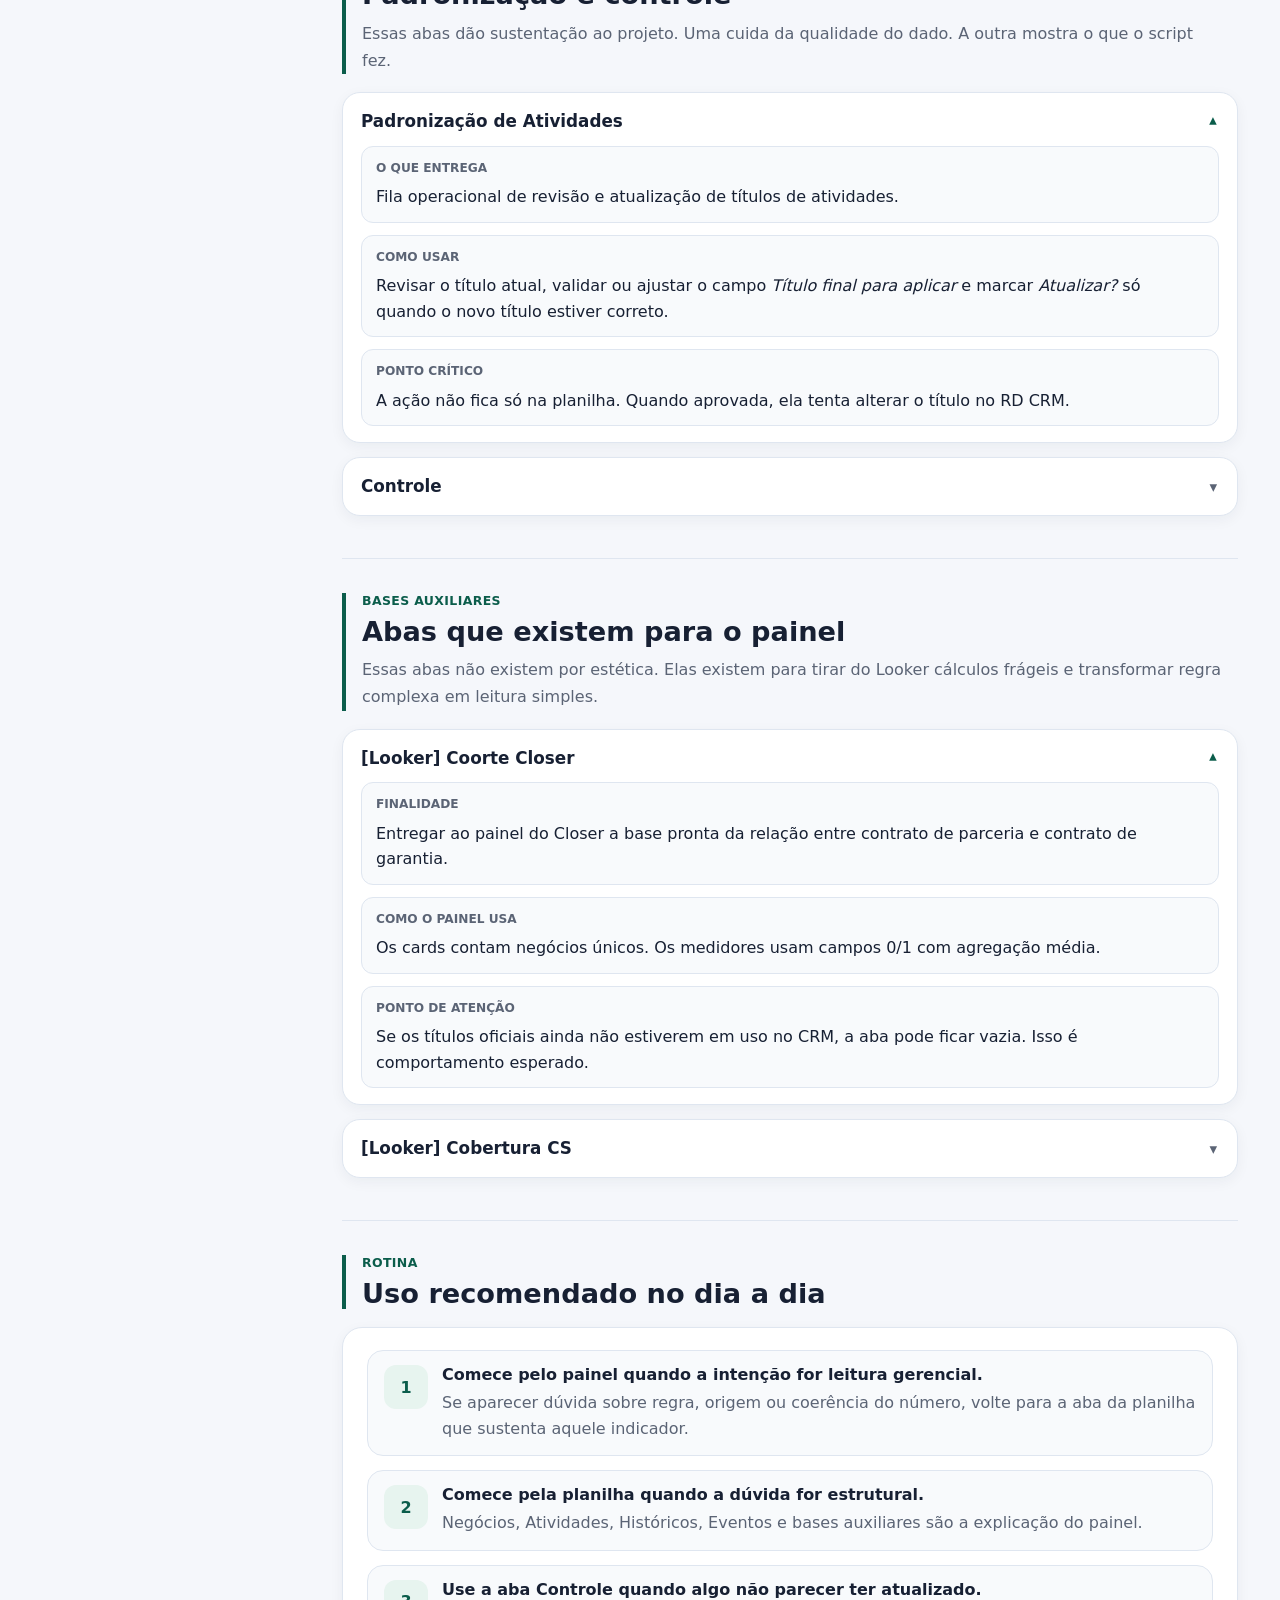
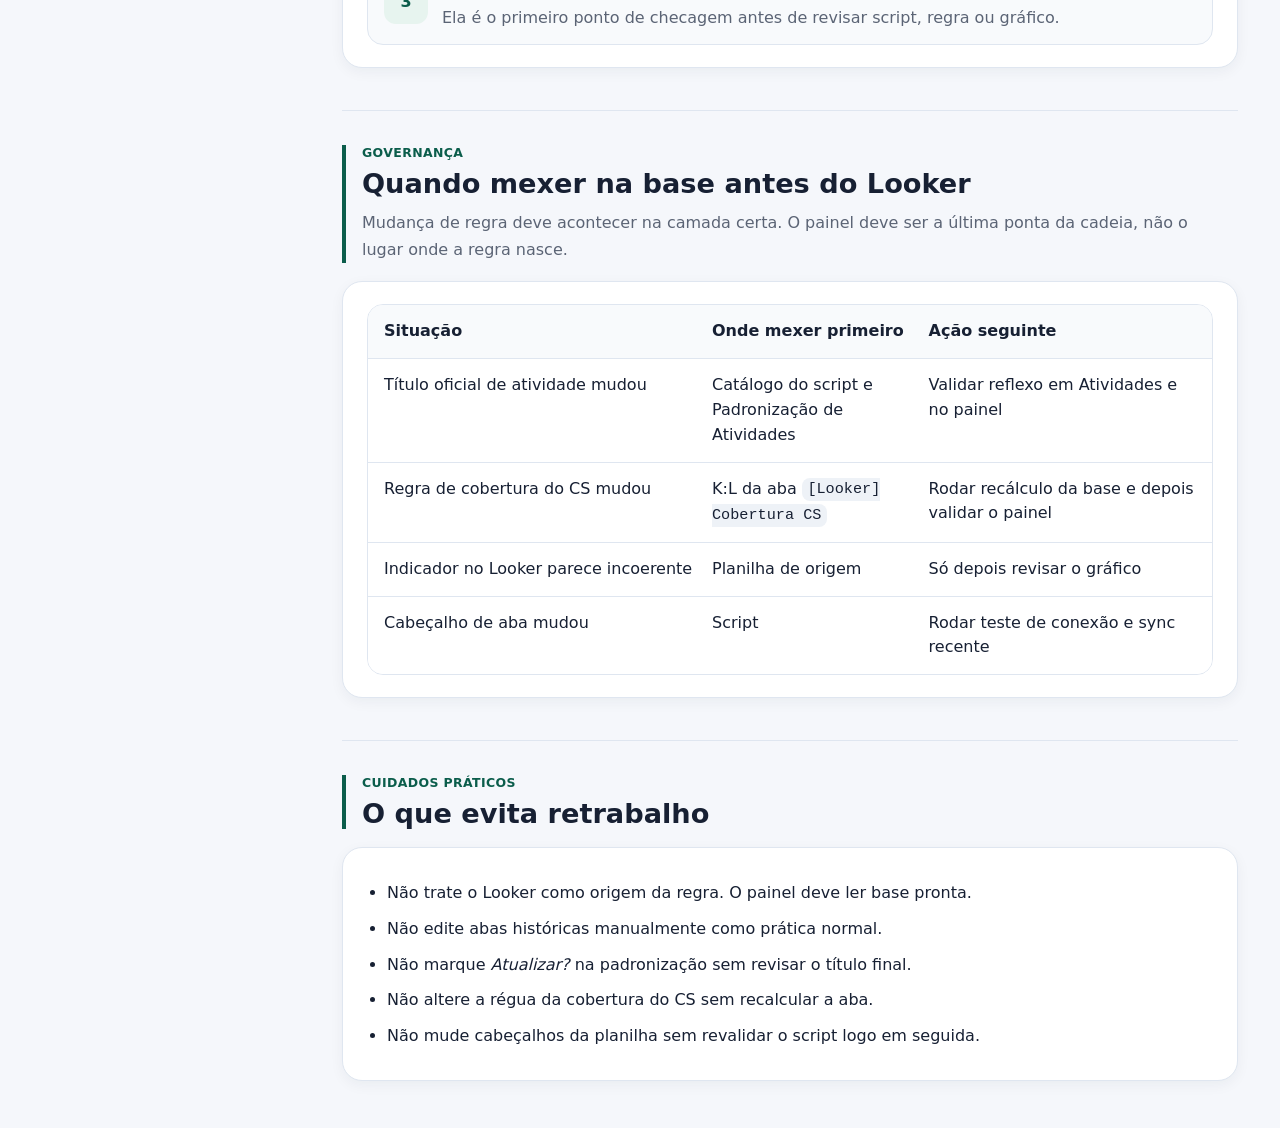
<file: manual-planilha-looker.html>
<!DOCTYPE html>
<html lang="pt-BR">
<head>
  <meta charset="UTF-8" />
  <meta name="viewport" content="width=device-width, initial-scale=1.0" />
  <title>Manual da planilha + Looker | Ucred RevOps</title>
  <link rel="stylesheet" href="assets/style.css" />
</head>
<body>
  <div class="layout">
    <aside class="sidebar">
      <div class="brand">
        <div class="brand-mark">UX</div>
        <div>
          <div class="brand-title">Planilha + uso no Looker</div>
          <div class="brand-subtitle">Operação, leitura e governança</div>
        </div>
      </div>

      <div class="sidebar-home">
        <a class="home-link" href="index.html"><span class="home-link-icon" aria-hidden="true">⌂</span><span>Início</span></a>
      </div>

      <div class="nav-group">
        <button class="nav-toggle" data-target="nav-geral" aria-expanded="true">Visão geral<span class="caret">▾</span></button>
        <div id="nav-geral" class="nav-items">
          <a class="nav-link" href="#visao-geral">Visão geral</a>
          <a class="nav-link" href="#papel-camadas">Papel de cada camada</a>
          <a class="nav-link" href="#onde-comecar">Onde começar cada consulta</a>
        </div>
      </div>

      <div class="nav-group">
        <button class="nav-toggle" data-target="nav-abas" aria-expanded="true">Abas e bases<span class="caret">▾</span></button>
        <div id="nav-abas" class="nav-items">
          <a class="nav-link" href="#abas-base">Abas base</a>
          <a class="nav-link" href="#abas-historicas">Históricos e eventos</a>
          <a class="nav-link" href="#abas-governanca">Governança</a>
          <a class="nav-link" href="#bases-looker">Bases auxiliares do Looker</a>
        </div>
      </div>

      <div class="nav-group">
        <button class="nav-toggle" data-target="nav-operacao" aria-expanded="true">Rotina e cuidados<span class="caret">▾</span></button>
        <div id="nav-operacao" class="nav-items">
          <a class="nav-link" href="#rotina-uso">Rotina de uso</a>
          <a class="nav-link" href="#mudancas-regra">Quando mexer na base</a>
          <a class="nav-link" href="#cuidados">Cuidados práticos</a>
        </div>
      </div>

      <div class="sidebar-note">
        Este manual explica como a planilha sustenta o projeto e como o Looker deve ser lido a partir dela. O foco aqui é uso real, leitura e manutenção operacional da base.
      </div>
    </aside>

    <main class="content">
      <div class="content-inner">
      <div class="top-home-link"><a class="home-link" href="index.html"><span class="home-link-icon" aria-hidden="true">⌂</span><span>Início</span></a></div>
        <div class="hero" id="visao-geral">
          <div class="hero-eyebrow">Manual de uso</div>
          <h1>Planilha operacional e leitura no Looker</h1>
          <p>
            O RD CRM é a origem dos dados. A planilha organiza, enriquece, historiza e prepara esses dados. O Looker Studio entra como camada de leitura. Sempre que um indicador fica sensível demais para ser calculado no painel, a regra vai para a planilha e o Looker passa a consumir uma base pronta.
          </p>
        </div>

        <section class="section" id="papel-camadas">
          <div class="section-header">
            <div class="section-kicker">Visão geral</div>
            <h2>Papel de cada camada</h2>
            <div class="section-intro">Entender essa divisão evita que o painel vire lugar de regra e que a planilha seja usada como área livre de edição.</div>
          </div>

          <div class="card">
            <div class="kb-grid kb-grid-3">
              <div class="kb-block">
                <div class="kb-label">RD CRM</div>
                <div class="kb-value">Origem oficial de negócios, empresas, pessoas e atividades. O dado nasce lá.</div>
              </div>
              <div class="kb-block">
                <div class="kb-label">Planilha</div>
                <div class="kb-value">Camada de estrutura. Organiza, enriquece, cria históricos, eventos e bases auxiliares.</div>
              </div>
              <div class="kb-block">
                <div class="kb-label">Looker Studio</div>
                <div class="kb-value">Camada de leitura. Filtra, agrega e exibe a base pronta.</div>
              </div>
            </div>
          </div>

          <div class="notice ok">
            <strong>Regra do projeto.</strong> Quando um cálculo fica difícil de explicar ou de manter no Looker, ele deve sair do painel e virar base auxiliar na planilha.
          </div>
        </section>

        <section class="section" id="onde-comecar">
          <div class="section-header">
            <div class="section-kicker">Consulta rápida</div>
            <h2>Onde começar cada consulta</h2>
            <div class="section-intro">A forma mais rápida de não se perder é começar pela aba certa.</div>
          </div>

          <div class="card">
            <div class="kb-table">
              <div class="kb-row kb-head"><div>Se a dúvida for...</div><div>Comece por</div><div>Por quê</div></div>
              <div class="kb-row"><div>Como o negócio está hoje</div><div><code>Negócios</code></div><div>É a visão do estado atual.</div></div>
              <div class="kb-row"><div>O que o time executou</div><div><code>Atividades</code></div><div>É a base operacional das ações.</div></div>
              <div class="kb-row"><div>Por quais etapas o negócio passou</div><div><code>Histórico de Etapas</code></div><div>Mostra permanência e transições.</div></div>
              <div class="kb-row"><div>Quem foi responsável ao longo do tempo</div><div><code>Histórico de Responsáveis</code></div><div>Registra trocas de carteira sem depender da etapa.</div></div>
              <div class="kb-row"><div>O que aconteceu em ordem cronológica</div><div><code>Eventos da Negociação</code></div><div>Consolida etapa, responsável e atividade em linha do tempo.</div></div>
              <div class="kb-row"><div>Corrigir título de atividade</div><div><code>Padronização de Atividades</code></div><div>É a fila operacional de governança de títulos.</div></div>
              <div class="kb-row"><div>Entender cobertura do CS</div><div><code>[Looker] Cobertura CS</code></div><div>É a base mensal usada no painel do CS.</div></div>
            </div>
          </div>
        </section>

        <section class="section" id="abas-base">
          <div class="section-header">
            <div class="section-kicker">Abas principais</div>
            <h2>Abas base</h2>
            <div class="section-intro">São as abas mais usadas no dia a dia e as primeiras a consultar quando a dúvida for operacional.</div>
          </div>

          <div class="accordion-list">
            <details open>
              <summary>Negócios</summary>
              <div class="file-meta">
                <div class="meta-item"><strong>O que entrega</strong>Estado atual do negócio: funil, etapa, status, responsável, SDR, Closer, CS, origem, fonte, campanha e métricas derivadas de atividade.</div>
                <div class="meta-item"><strong>Quando abrir primeiro</strong>Quando a pergunta for sobre carteira, pipeline, distribuição por responsável ou situação atual de uma negociação.</div>
                <div class="meta-item"><strong>Ponto de atenção</strong>Os campos de produtividade e inatividade são recalculados pelo script a partir de Atividades. Eles não vêm prontos do RD.</div>
              </div>
            </details>

            <details>
              <summary>Atividades</summary>
              <div class="file-meta">
                <div class="meta-item"><strong>O que entrega</strong>Tarefas e ações do CRM com título, tipo, status, responsável e datas principais.</div>
                <div class="meta-item"><strong>Quando abrir primeiro</strong>Quando a pergunta for sobre execução do time, reuniões, cadência ou indicadores baseados em atividade.</div>
                <div class="meta-item"><strong>Ponto de atenção</strong>O valor analítico dessa aba depende da qualidade do título. Se ele estiver ruim, a correção deve passar pela aba Padronização de Atividades.</div>
              </div>
            </details>

            <details>
              <summary>Empresas</summary>
              <div class="file-meta">
                <div class="meta-item"><strong>O que entrega</strong>Camada de organizações, com cidade, estado e responsável comercial.</div>
                <div class="meta-item"><strong>Quando usar</strong>Para contexto territorial, validação de cadastro e cruzamento com negócios e pessoas.</div>
              </div>
            </details>

            <details>
              <summary>Pessoas</summary>
              <div class="file-meta">
                <div class="meta-item"><strong>O que entrega</strong>Contatos da base, com vínculo de empresa e responsável comercial.</div>
                <div class="meta-item"><strong>Quando usar</strong>Quando a consulta partir do contato, e não do negócio.</div>
              </div>
            </details>
          </div>
        </section>

        <section class="section" id="abas-historicas">
          <div class="section-header">
            <div class="section-kicker">Rastreabilidade</div>
            <h2>Históricos e eventos</h2>
            <div class="section-intro">Essas abas entram quando a dúvida deixa de ser “como está agora” e passa a ser “o que aconteceu no tempo”.</div>
          </div>

          <div class="accordion-list">
            <details open>
              <summary>Histórico de Etapas</summary>
              <div class="file-meta">
                <div class="meta-item"><strong>O que entrega</strong>1 linha por período contínuo em uma etapa do funil, com entrada, saída, status atual e última detecção.</div>
                <div class="meta-item"><strong>Melhor pergunta</strong>“Por quais etapas esse negócio passou?”</div>
                <div class="meta-item"><strong>Uso típico</strong>Leitura de gargalo, tempo em etapa e progressão.</div>
              </div>
            </details>

            <details>
              <summary>Histórico de Responsáveis</summary>
              <div class="file-meta">
                <div class="meta-item"><strong>O que entrega</strong>1 linha por período contínuo de responsabilidade sobre o negócio.</div>
                <div class="meta-item"><strong>Melhor pergunta</strong>“Quem era o responsável nesse momento?”</div>
                <div class="meta-item"><strong>Uso típico</strong>Auditoria de carteira, passagem de bastão e contexto de ownership.</div>
              </div>
            </details>

            <details>
              <summary>Eventos da Negociação</summary>
              <div class="file-meta">
                <div class="meta-item"><strong>O que entrega</strong>Linha do tempo consolidada do negócio, reunindo eventos de etapa, responsável e atividades concluídas.</div>
                <div class="meta-item"><strong>Melhor pergunta</strong>“O que aconteceu com esse negócio, em ordem cronológica?”</div>
                <div class="meta-item"><strong>Leitura correta</strong>É uma aba de acontecimentos, não de estado atual. Se houver dúvida estrutural, a conferência deve voltar ao histórico ou à aba Atividades.</div>
              </div>
            </details>
          </div>
        </section>

        <section class="section" id="abas-governanca">
          <div class="section-header">
            <div class="section-kicker">Governança</div>
            <h2>Padronização e controle</h2>
            <div class="section-intro">Essas abas dão sustentação ao projeto. Uma cuida da qualidade do dado. A outra mostra o que o script fez.</div>
          </div>

          <div class="accordion-list">
            <details open>
              <summary>Padronização de Atividades</summary>
              <div class="file-meta">
                <div class="meta-item"><strong>O que entrega</strong>Fila operacional de revisão e atualização de títulos de atividades.</div>
                <div class="meta-item"><strong>Como usar</strong>Revisar o título atual, validar ou ajustar o campo <em>Título final para aplicar</em> e marcar <em>Atualizar?</em> só quando o novo título estiver correto.</div>
                <div class="meta-item"><strong>Ponto crítico</strong>A ação não fica só na planilha. Quando aprovada, ela tenta alterar o título no RD CRM.</div>
              </div>
            </details>

            <details>
              <summary>Controle</summary>
              <div class="file-meta">
                <div class="meta-item"><strong>O que entrega</strong>Histórico técnico das execuções do script.</div>
                <div class="meta-item"><strong>Quando olhar</strong>Sempre que algo não atualizar, quando houver dúvida sobre execução ou quando uma mudança tiver acabado de ser aplicada.</div>
                <div class="meta-item"><strong>Ponto de atenção</strong>Os logs mais recentes ficam no topo.</div>
              </div>
            </details>
          </div>
        </section>

        <section class="section" id="bases-looker">
          <div class="section-header">
            <div class="section-kicker">Bases auxiliares</div>
            <h2>Abas que existem para o painel</h2>
            <div class="section-intro">Essas abas não existem por estética. Elas existem para tirar do Looker cálculos frágeis e transformar regra complexa em leitura simples.</div>
          </div>

          <div class="accordion-list">
            <details open>
              <summary>[Looker] Coorte Closer</summary>
              <div class="file-meta">
                <div class="meta-item"><strong>Finalidade</strong>Entregar ao painel do Closer a base pronta da relação entre contrato de parceria e contrato de garantia.</div>
                <div class="meta-item"><strong>Como o painel usa</strong>Os cards contam negócios únicos. Os medidores usam campos 0/1 com agregação média.</div>
                <div class="meta-item"><strong>Ponto de atenção</strong>Se os títulos oficiais ainda não estiverem em uso no CRM, a aba pode ficar vazia. Isso é comportamento esperado.</div>
              </div>
            </details>

            <details>
              <summary>[Looker] Cobertura CS</summary>
              <div class="file-meta">
                <div class="meta-item"><strong>Finalidade</strong>Gerar a base mensal do esforço de CS por negócio e responsável, com carteira total, carteira coberta, reunião realizada, quantidade de atividades de cobertura e detalhe da cobertura.</div>
                <div class="meta-item"><strong>Onde fica a regra</strong>Na própria aba, em <code>K:L</code>. O que estiver marcado ali passa a contar como cobertura.</div>
                <div class="meta-item"><strong>Ponto de atenção</strong>A régua atual reescreve a história da base quando a aba é recalculada. Se um título deixar de contar hoje, ele deixa de valer também para os meses passados quando a base for gerada de novo.</div>
              </div>
            </details>
          </div>
        </section>

        <section class="section" id="rotina-uso">
          <div class="section-header">
            <div class="section-kicker">Rotina</div>
            <h2>Uso recomendado no dia a dia</h2>
          </div>

          <div class="card">
            <div class="kb-flow">
              <div class="flow-step">
                <div class="flow-index">1</div>
                <div>
                  <strong>Comece pelo painel quando a intenção for leitura gerencial.</strong>
                  <p>Se aparecer dúvida sobre regra, origem ou coerência do número, volte para a aba da planilha que sustenta aquele indicador.</p>
                </div>
              </div>
              <div class="flow-step">
                <div class="flow-index">2</div>
                <div>
                  <strong>Comece pela planilha quando a dúvida for estrutural.</strong>
                  <p>Negócios, Atividades, Históricos, Eventos e bases auxiliares são a explicação do painel.</p>
                </div>
              </div>
              <div class="flow-step">
                <div class="flow-index">3</div>
                <div>
                  <strong>Use a aba Controle quando algo não parecer ter atualizado.</strong>
                  <p>Ela é o primeiro ponto de checagem antes de revisar script, regra ou gráfico.</p>
                </div>
              </div>
            </div>
          </div>
        </section>

        <section class="section" id="mudancas-regra">
          <div class="section-header">
            <div class="section-kicker">Governança</div>
            <h2>Quando mexer na base antes do Looker</h2>
            <div class="section-intro">Mudança de regra deve acontecer na camada certa. O painel deve ser a última ponta da cadeia, não o lugar onde a regra nasce.</div>
          </div>

          <div class="card">
            <div class="kb-table">
              <div class="kb-row kb-head"><div>Situação</div><div>Onde mexer primeiro</div><div>Ação seguinte</div></div>
              <div class="kb-row"><div>Título oficial de atividade mudou</div><div>Catálogo do script e Padronização de Atividades</div><div>Validar reflexo em Atividades e no painel</div></div>
              <div class="kb-row"><div>Regra de cobertura do CS mudou</div><div>K:L da aba <code>[Looker] Cobertura CS</code></div><div>Rodar recálculo da base e depois validar o painel</div></div>
              <div class="kb-row"><div>Indicador no Looker parece incoerente</div><div>Planilha de origem</div><div>Só depois revisar o gráfico</div></div>
              <div class="kb-row"><div>Cabeçalho de aba mudou</div><div>Script</div><div>Rodar teste de conexão e sync recente</div></div>
            </div>
          </div>
        </section>

        <section class="section" id="cuidados">
          <div class="section-header">
            <div class="section-kicker">Cuidados práticos</div>
            <h2>O que evita retrabalho</h2>
          </div>

          <div class="card">
            <ul class="dense-list">
              <li>Não trate o Looker como origem da regra. O painel deve ler base pronta.</li>
              <li>Não edite abas históricas manualmente como prática normal.</li>
              <li>Não marque <em>Atualizar?</em> na padronização sem revisar o título final.</li>
              <li>Não altere a régua da cobertura do CS sem recalcular a aba.</li>
              <li>Não mude cabeçalhos da planilha sem revalidar o script logo em seguida.</li>
            </ul>
          </div>
        </section>
      </div>
    </main>
  </div>

  <script src="assets/app.js"></script>
</body>
</html>
</file>
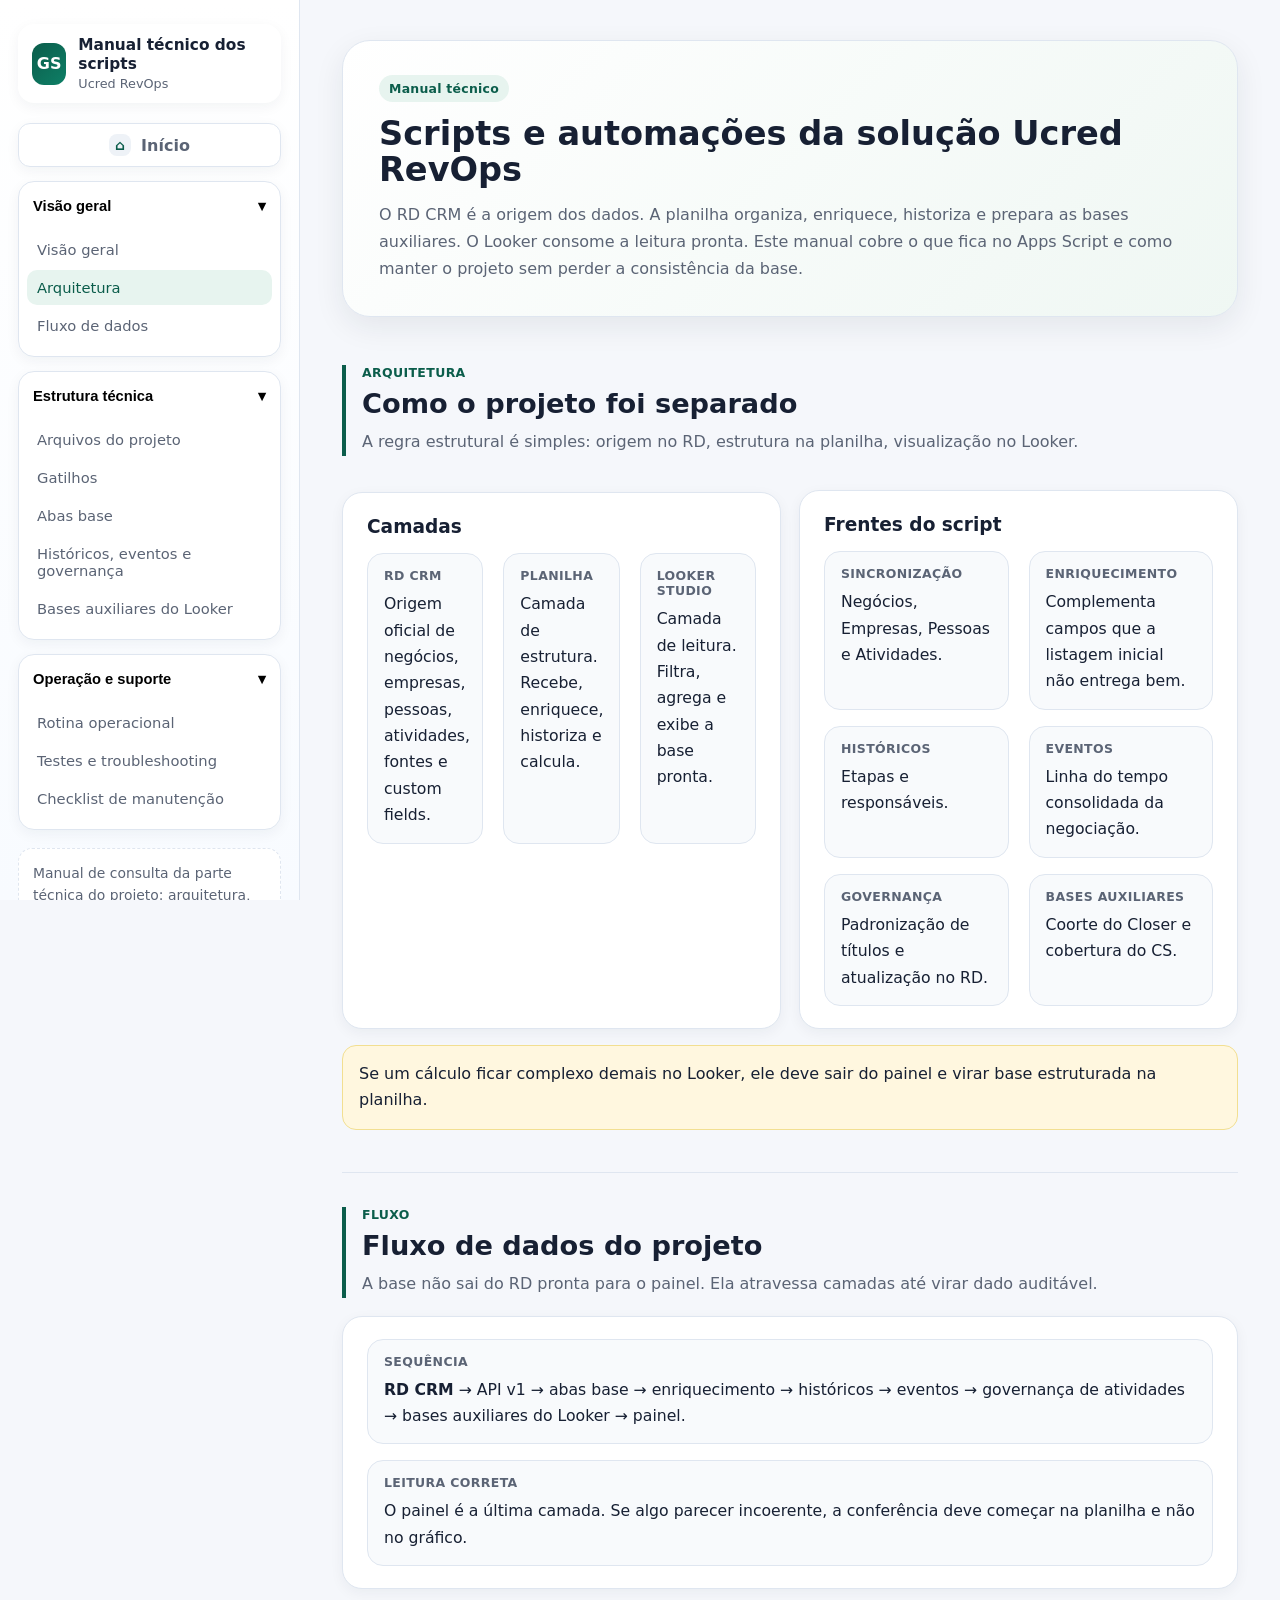
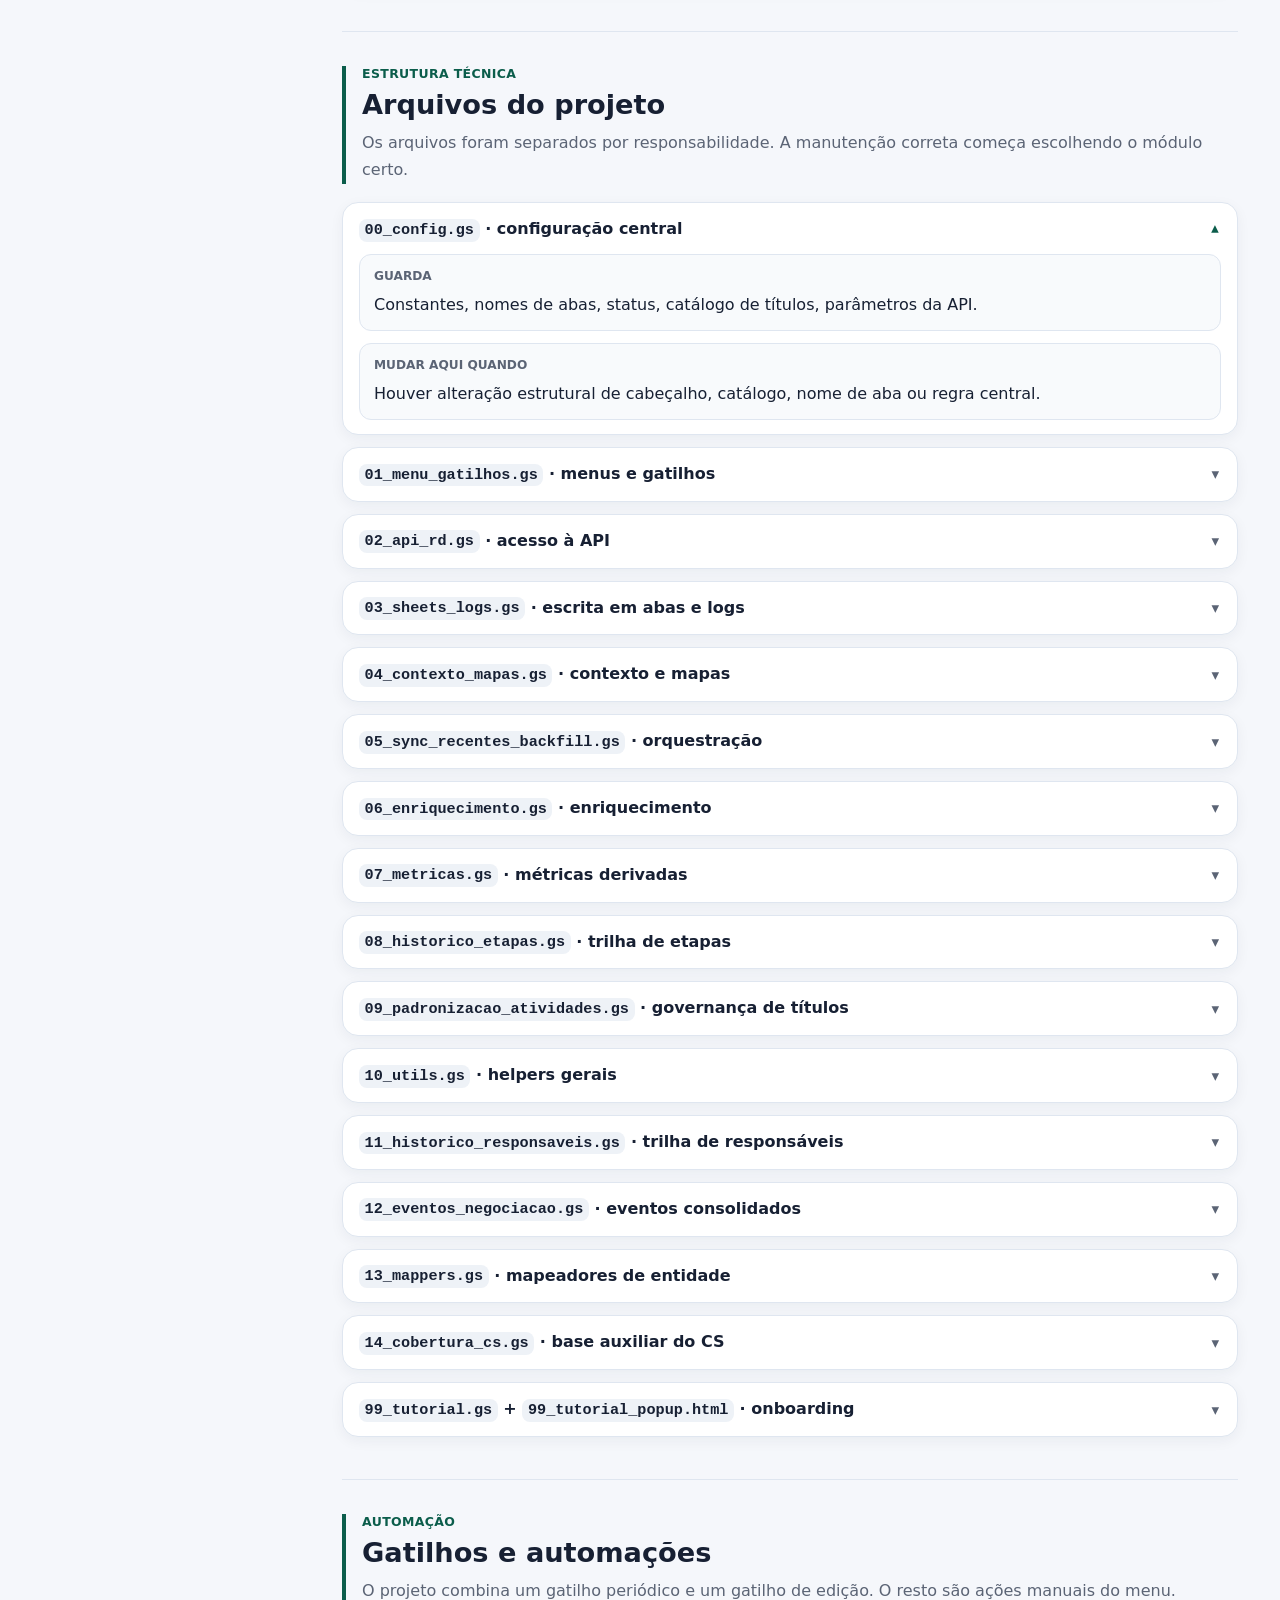
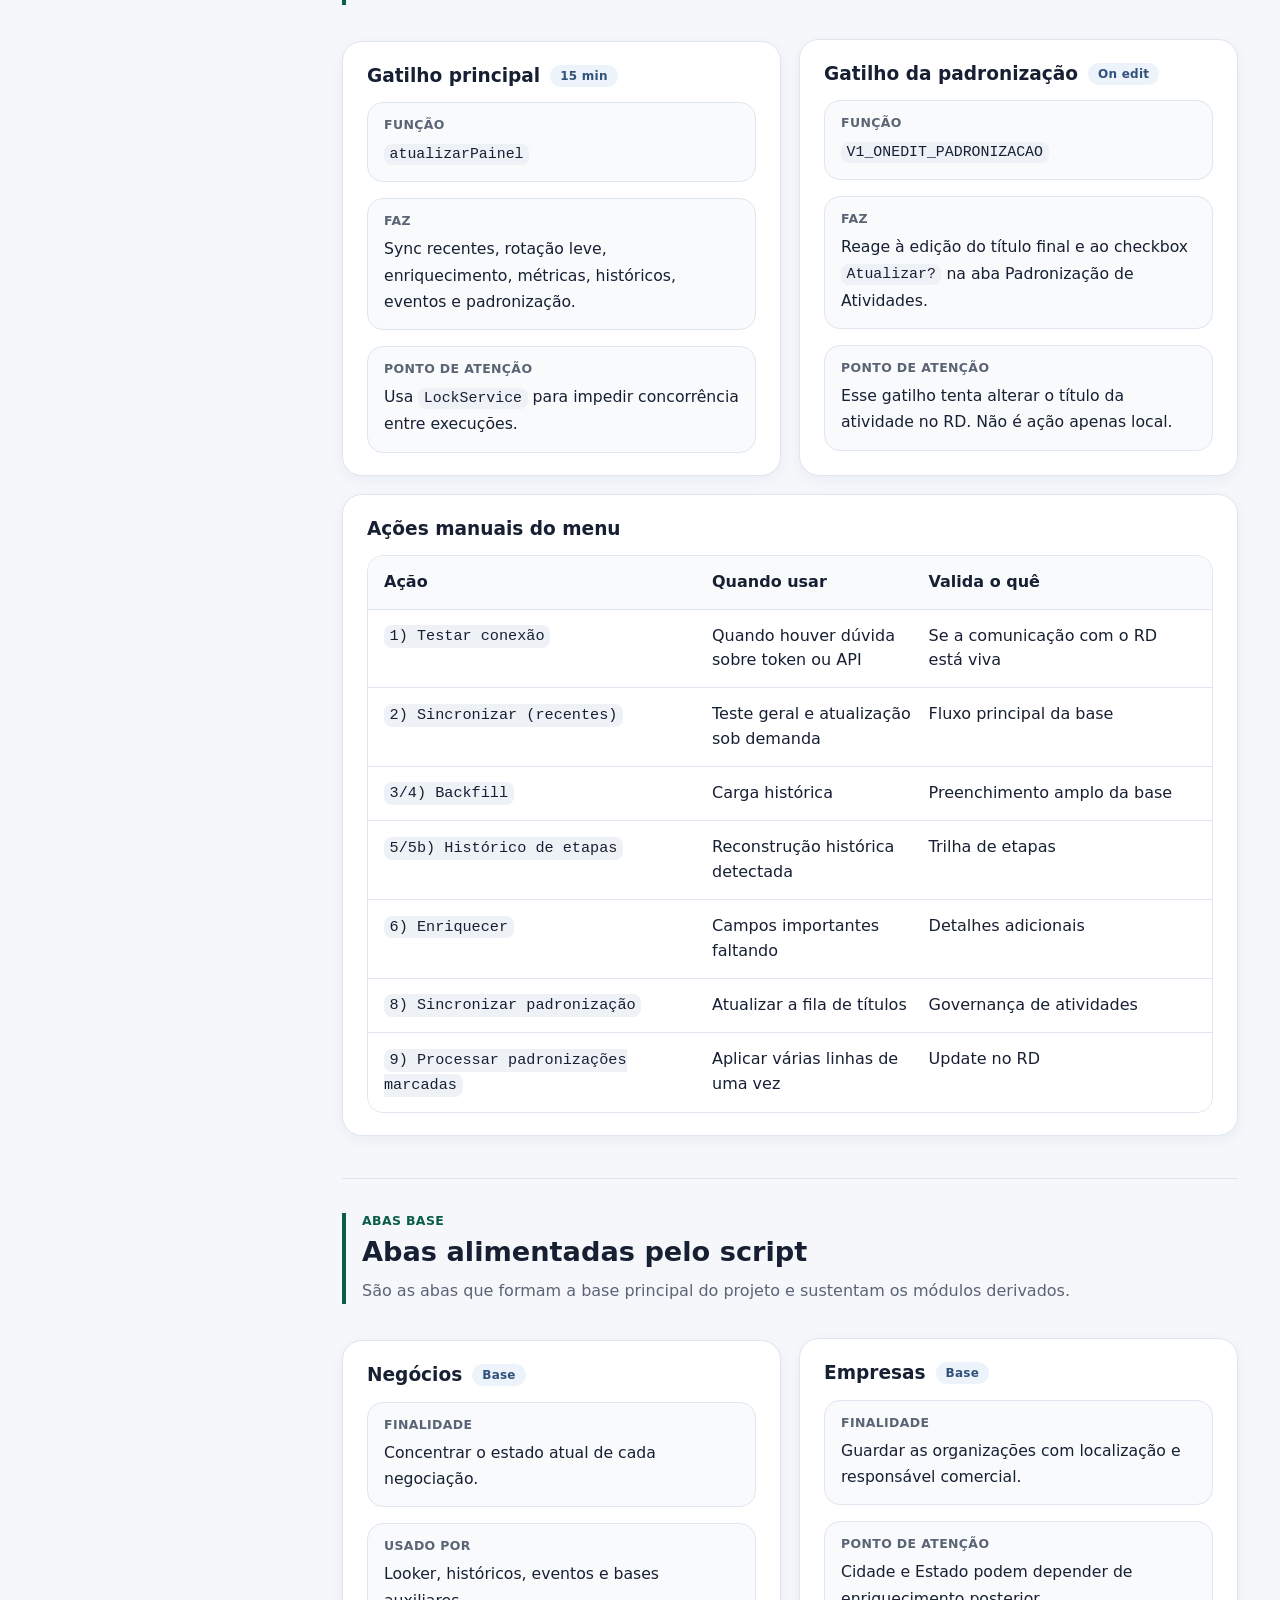
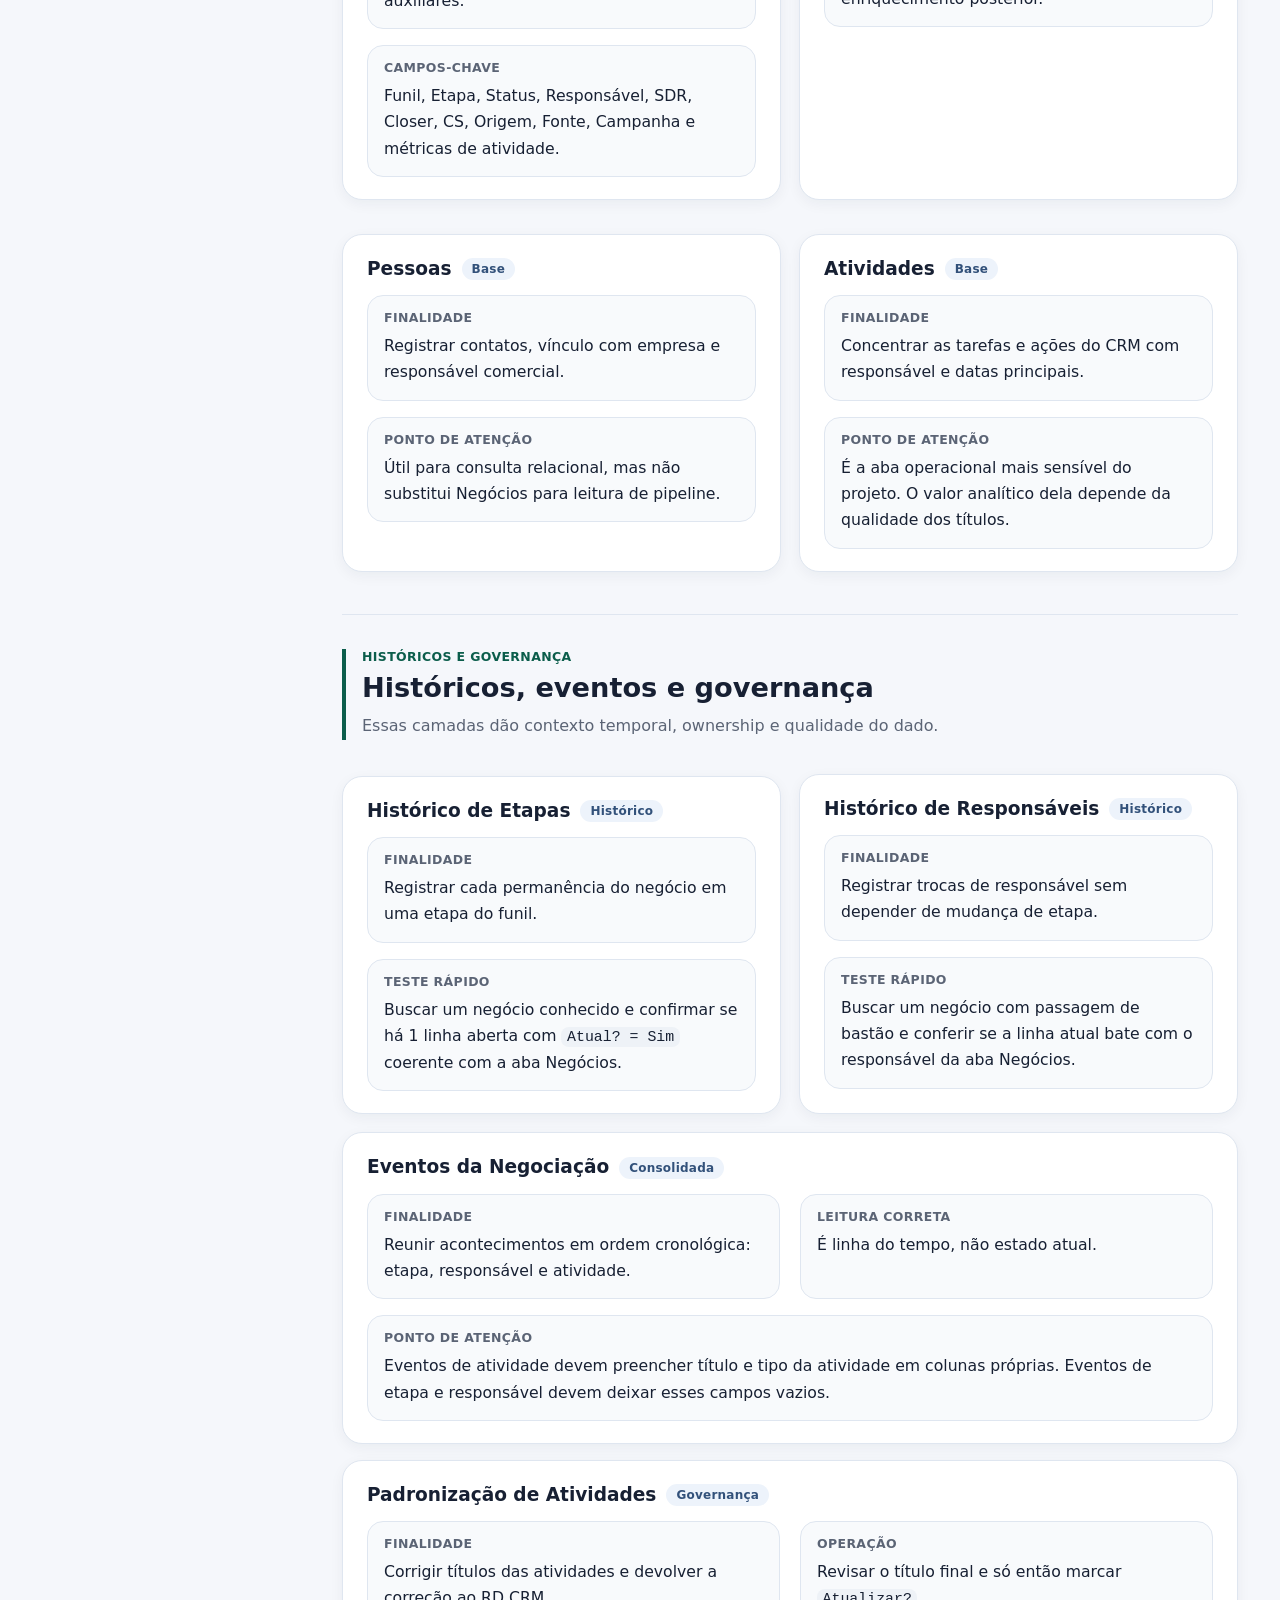
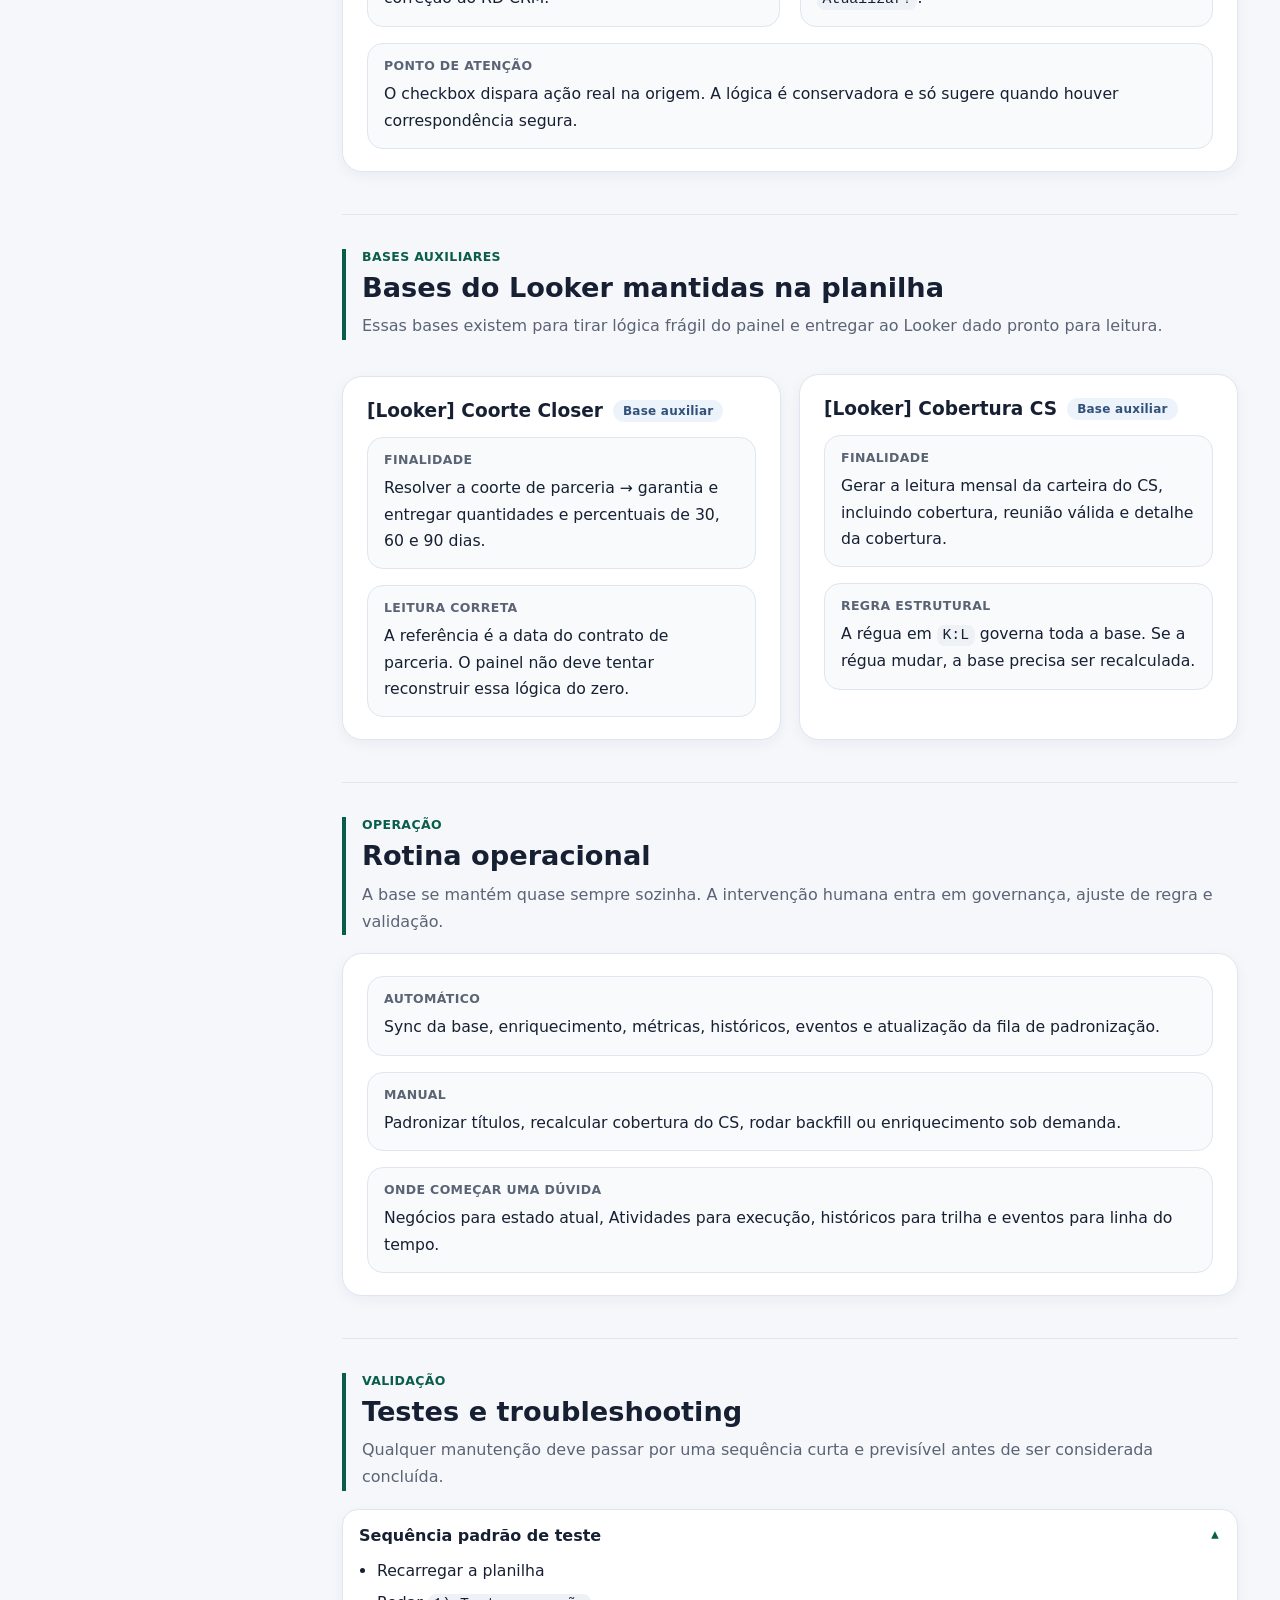
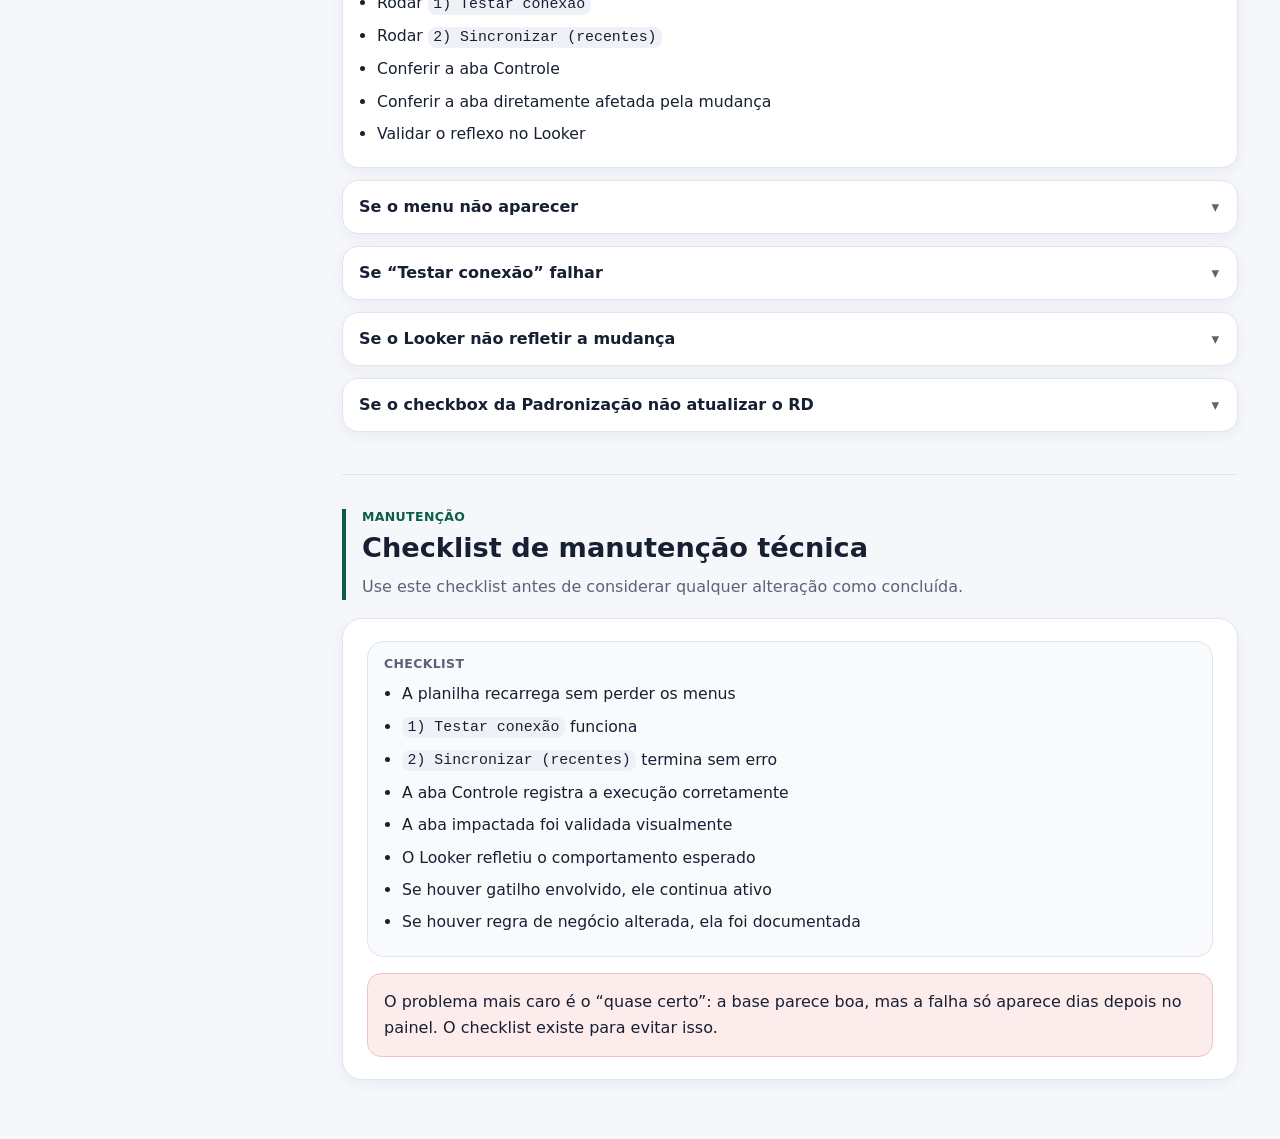
<file: manual-scripts.html>
<!DOCTYPE html>
<html lang="pt-BR">
<head>
  <meta charset="UTF-8" />
  <meta name="viewport" content="width=device-width, initial-scale=1.0" />
  <title>Manual técnico dos scripts | Ucred RevOps</title>
  <link rel="stylesheet" href="assets/style.css" />
</head>
<body>
  <div class="layout">
    <aside class="sidebar">
      <div class="brand">
        <div class="brand-mark">GS</div>
        <div>
          <div class="brand-title">Manual técnico dos scripts</div>
          <div class="brand-subtitle">Ucred RevOps</div>
        </div>
      </div>

      <div class="sidebar-home">
        <a class="home-link" href="index.html"><span class="home-link-icon" aria-hidden="true">⌂</span><span>Início</span></a>
      </div>

      <div class="nav-group">
        <button class="nav-toggle" data-target="nav-geral" aria-expanded="true">Visão geral<span class="caret">▾</span></button>
        <div id="nav-geral" class="nav-items">
          <a class="nav-link" href="#visao-geral">Visão geral</a>
          <a class="nav-link" href="#arquitetura">Arquitetura</a>
          <a class="nav-link" href="#fluxo-dados">Fluxo de dados</a>
        </div>
      </div>

      <div class="nav-group">
        <button class="nav-toggle" data-target="nav-estrutura" aria-expanded="true">Estrutura técnica<span class="caret">▾</span></button>
        <div id="nav-estrutura" class="nav-items">
          <a class="nav-link" href="#arquivos">Arquivos do projeto</a>
          <a class="nav-link" href="#gatilhos">Gatilhos</a>
          <a class="nav-link" href="#abas-base">Abas base</a>
          <a class="nav-link" href="#abas-historicas">Históricos, eventos e governança</a>
          <a class="nav-link" href="#bases-looker">Bases auxiliares do Looker</a>
        </div>
      </div>

      <div class="nav-group">
        <button class="nav-toggle" data-target="nav-operacao" aria-expanded="true">Operação e suporte<span class="caret">▾</span></button>
        <div id="nav-operacao" class="nav-items">
          <a class="nav-link" href="#rotina-operacional">Rotina operacional</a>
          <a class="nav-link" href="#testes">Testes e troubleshooting</a>
          <a class="nav-link" href="#manutencao">Checklist de manutenção</a>
        </div>
      </div>

      <div class="sidebar-note">
        Manual de consulta da parte técnica do projeto: arquitetura, arquivos, gatilhos, bases estruturais e rotina segura de manutenção.
      </div>
    </aside>

    <main class="content">
      <div class="content-inner">
          <div class="hero" id="visao-geral">
          <div class="hero-eyebrow">Manual técnico</div>
          <h1>Scripts e automações da solução Ucred RevOps</h1>
          <p>
            O RD CRM é a origem dos dados. A planilha organiza, enriquece, historiza e prepara as bases auxiliares. O Looker consome a leitura pronta. Este manual cobre o que fica no Apps Script e como manter o projeto sem perder a consistência da base.
          </p>
        </div>

        <section class="section" id="arquitetura">
          <div class="section-header">
            <div class="section-kicker">Arquitetura</div>
            <h2>Como o projeto foi separado</h2>
            <div class="section-intro">A regra estrutural é simples: origem no RD, estrutura na planilha, visualização no Looker.</div>
          </div>

          <div class="two-col-cards">
            <div class="card">
              <div class="kb-title"><h3>Camadas</h3></div>
              <div class="kb-grid kb-grid-3">
                <div class="kb-block">
                  <div class="kb-label">RD CRM</div>
                  <div class="kb-value">Origem oficial de negócios, empresas, pessoas, atividades, fontes e custom fields.</div>
                </div>
                <div class="kb-block">
                  <div class="kb-label">Planilha</div>
                  <div class="kb-value">Camada de estrutura. Recebe, enriquece, historiza e calcula.</div>
                </div>
                <div class="kb-block">
                  <div class="kb-label">Looker Studio</div>
                  <div class="kb-value">Camada de leitura. Filtra, agrega e exibe a base pronta.</div>
                </div>
              </div>
            </div>

            <div class="card">
              <div class="kb-title"><h3>Frentes do script</h3></div>
              <div class="kb-grid">
                <div class="kb-block"><div class="kb-label">Sincronização</div><div class="kb-value">Negócios, Empresas, Pessoas e Atividades.</div></div>
                <div class="kb-block"><div class="kb-label">Enriquecimento</div><div class="kb-value">Complementa campos que a listagem inicial não entrega bem.</div></div>
                <div class="kb-block"><div class="kb-label">Históricos</div><div class="kb-value">Etapas e responsáveis.</div></div>
                <div class="kb-block"><div class="kb-label">Eventos</div><div class="kb-value">Linha do tempo consolidada da negociação.</div></div>
                <div class="kb-block"><div class="kb-label">Governança</div><div class="kb-value">Padronização de títulos e atualização no RD.</div></div>
                <div class="kb-block"><div class="kb-label">Bases auxiliares</div><div class="kb-value">Coorte do Closer e cobertura do CS.</div></div>
              </div>
            </div>
          </div>

          <div class="notice warn">
            Se um cálculo ficar complexo demais no Looker, ele deve sair do painel e virar base estruturada na planilha.
          </div>
        </section>

        <section class="section" id="fluxo-dados">
          <div class="section-header">
            <div class="section-kicker">Fluxo</div>
            <h2>Fluxo de dados do projeto</h2>
            <div class="section-intro">A base não sai do RD pronta para o painel. Ela atravessa camadas até virar dado auditável.</div>
          </div>

          <div class="card">
            <div class="kb-grid">
              <div class="kb-block wide">
                <div class="kb-label">Sequência</div>
                <div class="kb-value"><strong>RD CRM</strong> → API v1 → abas base → enriquecimento → históricos → eventos → governança de atividades → bases auxiliares do Looker → painel.</div>
              </div>
              <div class="kb-block wide">
                <div class="kb-label">Leitura correta</div>
                <div class="kb-value">O painel é a última camada. Se algo parecer incoerente, a conferência deve começar na planilha e não no gráfico.</div>
              </div>
            </div>
          </div>
        </section>

        <section class="section" id="arquivos">
          <div class="section-header">
            <div class="section-kicker">Estrutura técnica</div>
            <h2>Arquivos do projeto</h2>
            <div class="section-intro">Os arquivos foram separados por responsabilidade. A manutenção correta começa escolhendo o módulo certo.</div>
          </div>

          <div class="file-list">
            <details open>
              <summary><code>00_config.gs</code> · configuração central</summary>
              <div class="file-meta">
                <div class="meta-item"><strong>Guarda</strong>Constantes, nomes de abas, status, catálogo de títulos, parâmetros da API.</div>
                <div class="meta-item"><strong>Mudar aqui quando</strong>Houver alteração estrutural de cabeçalho, catálogo, nome de aba ou regra central.</div>
              </div>
            </details>
            <details>
              <summary><code>01_menu_gatilhos.gs</code> · menus e gatilhos</summary>
              <div class="file-meta">
                <div class="meta-item"><strong>Responsável por</strong>Menus da planilha e criação/remoção dos gatilhos instaláveis.</div>
                <div class="meta-item"><strong>Olhar primeiro se</strong>O menu sumir ou um gatilho precisar ser recriado.</div>
              </div>
            </details>
            <details>
              <summary><code>02_api_rd.gs</code> · acesso à API</summary>
              <div class="file-meta">
                <div class="meta-item"><strong>Responsável por</strong>GET e PUT na API v1 do RD, com retry e tratamento de erro HTTP.</div>
                <div class="meta-item"><strong>Olhar primeiro se</strong>Houver falha de token, update no RD ou retry excessivo.</div>
              </div>
            </details>
            <details>
              <summary><code>03_sheets_logs.gs</code> · escrita em abas e logs</summary>
              <div class="file-meta">
                <div class="meta-item"><strong>Responsável por</strong>Garantir cabeçalhos, fazer upsert por ID e registrar logs no Controle.</div>
                <div class="meta-item"><strong>Ponto de atenção</strong>Os logs mais novos entram no topo da aba Controle.</div>
              </div>
            </details>
            <details>
              <summary><code>04_contexto_mapas.gs</code> · contexto e mapas</summary>
              <div class="file-meta">
                <div class="meta-item"><strong>Responsável por</strong>Carregar usuários, fontes, motivos de perda, custom fields e mapa etapa → funil.</div>
                <div class="meta-item"><strong>Olhar primeiro se</strong>Funil, responsável, origem ou custom field vierem errados.</div>
              </div>
            </details>
            <details>
              <summary><code>05_sync_recentes_backfill.gs</code> · orquestração</summary>
              <div class="file-meta">
                <div class="meta-item"><strong>Responsável por</strong>Atualização principal, sync de recentes, backfill, rotação leve e chamadas dos módulos derivados.</div>
                <div class="meta-item"><strong>Olhar primeiro se</strong>O fluxo principal quebrar ou uma rotina deixar de ser disparada.</div>
              </div>
            </details>
            <details>
              <summary><code>06_enriquecimento.gs</code> · enriquecimento</summary>
              <div class="file-meta">
                <div class="meta-item"><strong>Responsável por</strong>Buscar detalhes adicionais de empresas, contatos, tarefas e negócios.</div>
                <div class="meta-item"><strong>Olhar primeiro se</strong>Cidade, estado, responsável comercial, campanha ou custom fields vierem incompletos.</div>
              </div>
            </details>
            <details>
              <summary><code>07_metricas.gs</code> · métricas derivadas</summary>
              <div class="file-meta">
                <div class="meta-item"><strong>Responsável por</strong>Total de atividades, abertas, concluídas, última atividade, inatividade e atividade em aberto.</div>
                <div class="meta-item"><strong>Olhar primeiro se</strong>As métricas da aba Negócios parecerem incoerentes em relação às Atividades.</div>
              </div>
            </details>
            <details>
              <summary><code>08_historico_etapas.gs</code> · trilha de etapas</summary>
              <div class="file-meta">
                <div class="meta-item"><strong>Responsável por</strong>Abrir e fechar períodos de permanência do negócio em cada etapa.</div>
                <div class="meta-item"><strong>Olhar primeiro se</strong>Etapa aberta, entrada, saída ou funil parecerem errados no histórico.</div>
              </div>
            </details>
            <details>
              <summary><code>09_padronizacao_atividades.gs</code> · governança de títulos</summary>
              <div class="file-meta">
                <div class="meta-item"><strong>Responsável por</strong>Sugestão segura de títulos, operação do checkbox e atualização no RD CRM.</div>
                <div class="meta-item"><strong>Olhar primeiro se</strong>As sugestões ficarem aleatórias ou o update no RD falhar.</div>
              </div>
            </details>
            <details>
              <summary><code>10_utils.gs</code> · helpers gerais</summary>
              <div class="file-meta">
                <div class="meta-item"><strong>Responsável por</strong>Texto, datas, parsing, normalização, similaridade, URL e helpers compartilhados.</div>
                <div class="meta-item"><strong>Olhar primeiro se</strong>O problema parecer transversal ou repetido em vários módulos.</div>
              </div>
            </details>
            <details>
              <summary><code>11_historico_responsaveis.gs</code> · trilha de responsáveis</summary>
              <div class="file-meta">
                <div class="meta-item"><strong>Responsável por</strong>Registrar períodos contínuos de responsabilidade sobre o negócio.</div>
                <div class="meta-item"><strong>Olhar primeiro se</strong>Houver troca de carteira não refletida na base.</div>
              </div>
            </details>
            <details>
              <summary><code>12_eventos_negociacao.gs</code> · eventos consolidados</summary>
              <div class="file-meta">
                <div class="meta-item"><strong>Responsável por</strong>Gerar eventos de etapa, responsável e atividade em uma linha do tempo única.</div>
                <div class="meta-item"><strong>Olhar primeiro se</strong>Os eventos não aparecerem ou vierem sem contexto suficiente.</div>
              </div>
            </details>
            <details>
              <summary><code>13_mappers.gs</code> · mapeadores de entidade</summary>
              <div class="file-meta">
                <div class="meta-item"><strong>Responsável por</strong>Traduzir o retorno da API para o formato das abas da planilha.</div>
                <div class="meta-item"><strong>Olhar primeiro se</strong>Uma aba-base começar a vir com campo trocado ou vazio após o sync.</div>
              </div>
            </details>
            <details>
              <summary><code>14_cobertura_cs.gs</code> · base auxiliar do CS</summary>
              <div class="file-meta">
                <div class="meta-item"><strong>Responsável por</strong>Gerar a base mensal de cobertura do CS a partir da régua em K:L.</div>
                <div class="meta-item"><strong>Olhar primeiro se</strong>A cobertura do painel não refletir a régua atual da aba auxiliar.</div>
              </div>
            </details>
            <details>
              <summary><code>99_tutorial.gs</code> + <code>99_tutorial_popup.html</code> · onboarding</summary>
              <div class="file-meta">
                <div class="meta-item"><strong>Responsável por</strong>Menu “Comece por aqui” e tutorial guiado da planilha.</div>
                <div class="meta-item"><strong>Olhar primeiro se</strong>O tutorial não abrir, não navegar ou perder o redimensionamento do popup.</div>
              </div>
            </details>
          </div>
        </section>

        <section class="section" id="gatilhos">
          <div class="section-header">
            <div class="section-kicker">Automação</div>
            <h2>Gatilhos e automações</h2>
            <div class="section-intro">O projeto combina um gatilho periódico e um gatilho de edição. O resto são ações manuais do menu.</div>
          </div>

          <div class="two-col-cards">
            <div class="card">
              <div class="kb-title"><h3>Gatilho principal</h3><span class="badge type">15 min</span></div>
              <div class="kb-grid">
                <div class="kb-block wide"><div class="kb-label">Função</div><div class="kb-value"><code>atualizarPainel</code></div></div>
                <div class="kb-block wide"><div class="kb-label">Faz</div><div class="kb-value">Sync recentes, rotação leve, enriquecimento, métricas, históricos, eventos e padronização.</div></div>
                <div class="kb-block wide"><div class="kb-label">Ponto de atenção</div><div class="kb-value">Usa <code>LockService</code> para impedir concorrência entre execuções.</div></div>
              </div>
            </div>

            <div class="card">
              <div class="kb-title"><h3>Gatilho da padronização</h3><span class="badge type">On edit</span></div>
              <div class="kb-grid">
                <div class="kb-block wide"><div class="kb-label">Função</div><div class="kb-value"><code>V1_ONEDIT_PADRONIZACAO</code></div></div>
                <div class="kb-block wide"><div class="kb-label">Faz</div><div class="kb-value">Reage à edição do título final e ao checkbox <code>Atualizar?</code> na aba Padronização de Atividades.</div></div>
                <div class="kb-block wide"><div class="kb-label">Ponto de atenção</div><div class="kb-value">Esse gatilho tenta alterar o título da atividade no RD. Não é ação apenas local.</div></div>
              </div>
            </div>
          </div>

          <div class="card">
            <div class="kb-title"><h3>Ações manuais do menu</h3></div>
            <div class="kb-table">
              <div class="kb-row kb-head"><div>Ação</div><div>Quando usar</div><div>Valida o quê</div></div>
              <div class="kb-row"><div><code>1) Testar conexão</code></div><div>Quando houver dúvida sobre token ou API</div><div>Se a comunicação com o RD está viva</div></div>
              <div class="kb-row"><div><code>2) Sincronizar (recentes)</code></div><div>Teste geral e atualização sob demanda</div><div>Fluxo principal da base</div></div>
              <div class="kb-row"><div><code>3/4) Backfill</code></div><div>Carga histórica</div><div>Preenchimento amplo da base</div></div>
              <div class="kb-row"><div><code>5/5b) Histórico de etapas</code></div><div>Reconstrução histórica detectada</div><div>Trilha de etapas</div></div>
              <div class="kb-row"><div><code>6) Enriquecer</code></div><div>Campos importantes faltando</div><div>Detalhes adicionais</div></div>
              <div class="kb-row"><div><code>8) Sincronizar padronização</code></div><div>Atualizar a fila de títulos</div><div>Governança de atividades</div></div>
              <div class="kb-row"><div><code>9) Processar padronizações marcadas</code></div><div>Aplicar várias linhas de uma vez</div><div>Update no RD</div></div>
            </div>
          </div>
        </section>

        <section class="section" id="abas-base">
          <div class="section-header">
            <div class="section-kicker">Abas base</div>
            <h2>Abas alimentadas pelo script</h2>
            <div class="section-intro">São as abas que formam a base principal do projeto e sustentam os módulos derivados.</div>
          </div>

          <div class="two-col-cards">
            <div class="card">
              <div class="kb-title"><h3>Negócios</h3><span class="badge type">Base</span></div>
              <div class="kb-grid">
                <div class="kb-block wide"><div class="kb-label">Finalidade</div><div class="kb-value">Concentrar o estado atual de cada negociação.</div></div>
                <div class="kb-block wide"><div class="kb-label">Usado por</div><div class="kb-value">Looker, históricos, eventos e bases auxiliares.</div></div>
                <div class="kb-block wide"><div class="kb-label">Campos-chave</div><div class="kb-value">Funil, Etapa, Status, Responsável, SDR, Closer, CS, Origem, Fonte, Campanha e métricas de atividade.</div></div>
              </div>
            </div>

            <div class="card">
              <div class="kb-title"><h3>Empresas</h3><span class="badge type">Base</span></div>
              <div class="kb-grid">
                <div class="kb-block wide"><div class="kb-label">Finalidade</div><div class="kb-value">Guardar as organizações com localização e responsável comercial.</div></div>
                <div class="kb-block wide"><div class="kb-label">Ponto de atenção</div><div class="kb-value">Cidade e Estado podem depender de enriquecimento posterior.</div></div>
              </div>
            </div>

            <div class="card">
              <div class="kb-title"><h3>Pessoas</h3><span class="badge type">Base</span></div>
              <div class="kb-grid">
                <div class="kb-block wide"><div class="kb-label">Finalidade</div><div class="kb-value">Registrar contatos, vínculo com empresa e responsável comercial.</div></div>
                <div class="kb-block wide"><div class="kb-label">Ponto de atenção</div><div class="kb-value">Útil para consulta relacional, mas não substitui Negócios para leitura de pipeline.</div></div>
              </div>
            </div>

            <div class="card">
              <div class="kb-title"><h3>Atividades</h3><span class="badge type">Base</span></div>
              <div class="kb-grid">
                <div class="kb-block wide"><div class="kb-label">Finalidade</div><div class="kb-value">Concentrar as tarefas e ações do CRM com responsável e datas principais.</div></div>
                <div class="kb-block wide"><div class="kb-label">Ponto de atenção</div><div class="kb-value">É a aba operacional mais sensível do projeto. O valor analítico dela depende da qualidade dos títulos.</div></div>
              </div>
            </div>
          </div>
        </section>

        <section class="section" id="abas-historicas">
          <div class="section-header">
            <div class="section-kicker">Históricos e governança</div>
            <h2>Históricos, eventos e governança</h2>
            <div class="section-intro">Essas camadas dão contexto temporal, ownership e qualidade do dado.</div>
          </div>

          <div class="two-col-cards">
            <div class="card">
              <div class="kb-title"><h3>Histórico de Etapas</h3><span class="badge type">Histórico</span></div>
              <div class="kb-grid">
                <div class="kb-block wide"><div class="kb-label">Finalidade</div><div class="kb-value">Registrar cada permanência do negócio em uma etapa do funil.</div></div>
                <div class="kb-block wide"><div class="kb-label">Teste rápido</div><div class="kb-value">Buscar um negócio conhecido e confirmar se há 1 linha aberta com <code>Atual? = Sim</code> coerente com a aba Negócios.</div></div>
              </div>
            </div>

            <div class="card">
              <div class="kb-title"><h3>Histórico de Responsáveis</h3><span class="badge type">Histórico</span></div>
              <div class="kb-grid">
                <div class="kb-block wide"><div class="kb-label">Finalidade</div><div class="kb-value">Registrar trocas de responsável sem depender de mudança de etapa.</div></div>
                <div class="kb-block wide"><div class="kb-label">Teste rápido</div><div class="kb-value">Buscar um negócio com passagem de bastão e conferir se a linha atual bate com o responsável da aba Negócios.</div></div>
              </div>
            </div>
          </div>

          <div class="card">
            <div class="kb-title"><h3>Eventos da Negociação</h3><span class="badge type">Consolidada</span></div>
            <div class="kb-grid">
              <div class="kb-block"><div class="kb-label">Finalidade</div><div class="kb-value">Reunir acontecimentos em ordem cronológica: etapa, responsável e atividade.</div></div>
              <div class="kb-block"><div class="kb-label">Leitura correta</div><div class="kb-value">É linha do tempo, não estado atual.</div></div>
              <div class="kb-block wide"><div class="kb-label">Ponto de atenção</div><div class="kb-value">Eventos de atividade devem preencher título e tipo da atividade em colunas próprias. Eventos de etapa e responsável devem deixar esses campos vazios.</div></div>
            </div>
          </div>

          <div class="card">
            <div class="kb-title"><h3>Padronização de Atividades</h3><span class="badge type">Governança</span></div>
            <div class="kb-grid">
              <div class="kb-block"><div class="kb-label">Finalidade</div><div class="kb-value">Corrigir títulos das atividades e devolver a correção ao RD CRM.</div></div>
              <div class="kb-block"><div class="kb-label">Operação</div><div class="kb-value">Revisar o título final e só então marcar <code>Atualizar?</code>.</div></div>
              <div class="kb-block wide"><div class="kb-label">Ponto de atenção</div><div class="kb-value">O checkbox dispara ação real na origem. A lógica é conservadora e só sugere quando houver correspondência segura.</div></div>
            </div>
          </div>
        </section>

        <section class="section" id="bases-looker">
          <div class="section-header">
            <div class="section-kicker">Bases auxiliares</div>
            <h2>Bases do Looker mantidas na planilha</h2>
            <div class="section-intro">Essas bases existem para tirar lógica frágil do painel e entregar ao Looker dado pronto para leitura.</div>
          </div>

          <div class="two-col-cards">
            <div class="card">
              <div class="kb-title"><h3>[Looker] Coorte Closer</h3><span class="badge type">Base auxiliar</span></div>
              <div class="kb-grid">
                <div class="kb-block wide"><div class="kb-label">Finalidade</div><div class="kb-value">Resolver a coorte de parceria → garantia e entregar quantidades e percentuais de 30, 60 e 90 dias.</div></div>
                <div class="kb-block wide"><div class="kb-label">Leitura correta</div><div class="kb-value">A referência é a data do contrato de parceria. O painel não deve tentar reconstruir essa lógica do zero.</div></div>
              </div>
            </div>

            <div class="card">
              <div class="kb-title"><h3>[Looker] Cobertura CS</h3><span class="badge type">Base auxiliar</span></div>
              <div class="kb-grid">
                <div class="kb-block wide"><div class="kb-label">Finalidade</div><div class="kb-value">Gerar a leitura mensal da carteira do CS, incluindo cobertura, reunião válida e detalhe da cobertura.</div></div>
                <div class="kb-block wide"><div class="kb-label">Regra estrutural</div><div class="kb-value">A régua em <code>K:L</code> governa toda a base. Se a régua mudar, a base precisa ser recalculada.</div></div>
              </div>
            </div>
          </div>
        </section>

        <section class="section" id="rotina-operacional">
          <div class="section-header">
            <div class="section-kicker">Operação</div>
            <h2>Rotina operacional</h2>
            <div class="section-intro">A base se mantém quase sempre sozinha. A intervenção humana entra em governança, ajuste de regra e validação.</div>
          </div>

          <div class="card">
            <div class="kb-grid">
              <div class="kb-block wide"><div class="kb-label">Automático</div><div class="kb-value">Sync da base, enriquecimento, métricas, históricos, eventos e atualização da fila de padronização.</div></div>
              <div class="kb-block wide"><div class="kb-label">Manual</div><div class="kb-value">Padronizar títulos, recalcular cobertura do CS, rodar backfill ou enriquecimento sob demanda.</div></div>
              <div class="kb-block wide"><div class="kb-label">Onde começar uma dúvida</div><div class="kb-value">Negócios para estado atual, Atividades para execução, históricos para trilha e eventos para linha do tempo.</div></div>
            </div>
          </div>
        </section>

        <section class="section" id="testes">
          <div class="section-header">
            <div class="section-kicker">Validação</div>
            <h2>Testes e troubleshooting</h2>
            <div class="section-intro">Qualquer manutenção deve passar por uma sequência curta e previsível antes de ser considerada concluída.</div>
          </div>

          <div class="qa-list">
            <details open>
              <summary>Sequência padrão de teste</summary>
              <div class="kb-value">
                <ul>
                  <li>Recarregar a planilha</li>
                  <li>Rodar <code>1) Testar conexão</code></li>
                  <li>Rodar <code>2) Sincronizar (recentes)</code></li>
                  <li>Conferir a aba Controle</li>
                  <li>Conferir a aba diretamente afetada pela mudança</li>
                  <li>Validar o reflexo no Looker</li>
                </ul>
              </div>
            </details>
            <details>
              <summary>Se o menu não aparecer</summary>
              <div class="kb-value">Revisar erro de sintaxe, função <code>onOpen</code> e arquivos do tutorial.</div>
            </details>
            <details>
              <summary>Se “Testar conexão” falhar</summary>
              <div class="kb-value">Conferir <code>RD_TOKEN</code>, <code>RD_URL_BASE</code> e resposta da API.</div>
            </details>
            <details>
              <summary>Se o Looker não refletir a mudança</summary>
              <div class="kb-value">Validar primeiro a planilha. O painel é leitura final, não camada primária de diagnóstico.</div>
            </details>
            <details>
              <summary>Se o checkbox da Padronização não atualizar o RD</summary>
              <div class="kb-value">Ler o <strong>Status</strong> e <strong>Observações</strong> da linha. O problema mais comum é título final vazio ou falha temporária da API.</div>
            </details>
          </div>
        </section>

        <section class="section" id="manutencao">
          <div class="section-header">
            <div class="section-kicker">Manutenção</div>
            <h2>Checklist de manutenção técnica</h2>
            <div class="section-intro">Use este checklist antes de considerar qualquer alteração como concluída.</div>
          </div>

          <div class="card">
            <div class="kb-grid">
              <div class="kb-block wide">
                <div class="kb-label">Checklist</div>
                <div class="kb-value">
                  <ul>
                    <li>A planilha recarrega sem perder os menus</li>
                    <li><code>1) Testar conexão</code> funciona</li>
                    <li><code>2) Sincronizar (recentes)</code> termina sem erro</li>
                    <li>A aba Controle registra a execução corretamente</li>
                    <li>A aba impactada foi validada visualmente</li>
                    <li>O Looker refletiu o comportamento esperado</li>
                    <li>Se houver gatilho envolvido, ele continua ativo</li>
                    <li>Se houver regra de negócio alterada, ela foi documentada</li>
                  </ul>
                </div>
              </div>
            </div>
            <div class="notice danger">
              O problema mais caro é o “quase certo”: a base parece boa, mas a falha só aparece dias depois no painel. O checklist existe para evitar isso.
            </div>
          </div>
        </section>

        <div class="footer-space"></div>
      </div>
    </main>
  </div>

  <script src="assets/app.js"></script>
</body>
</html>
</file>
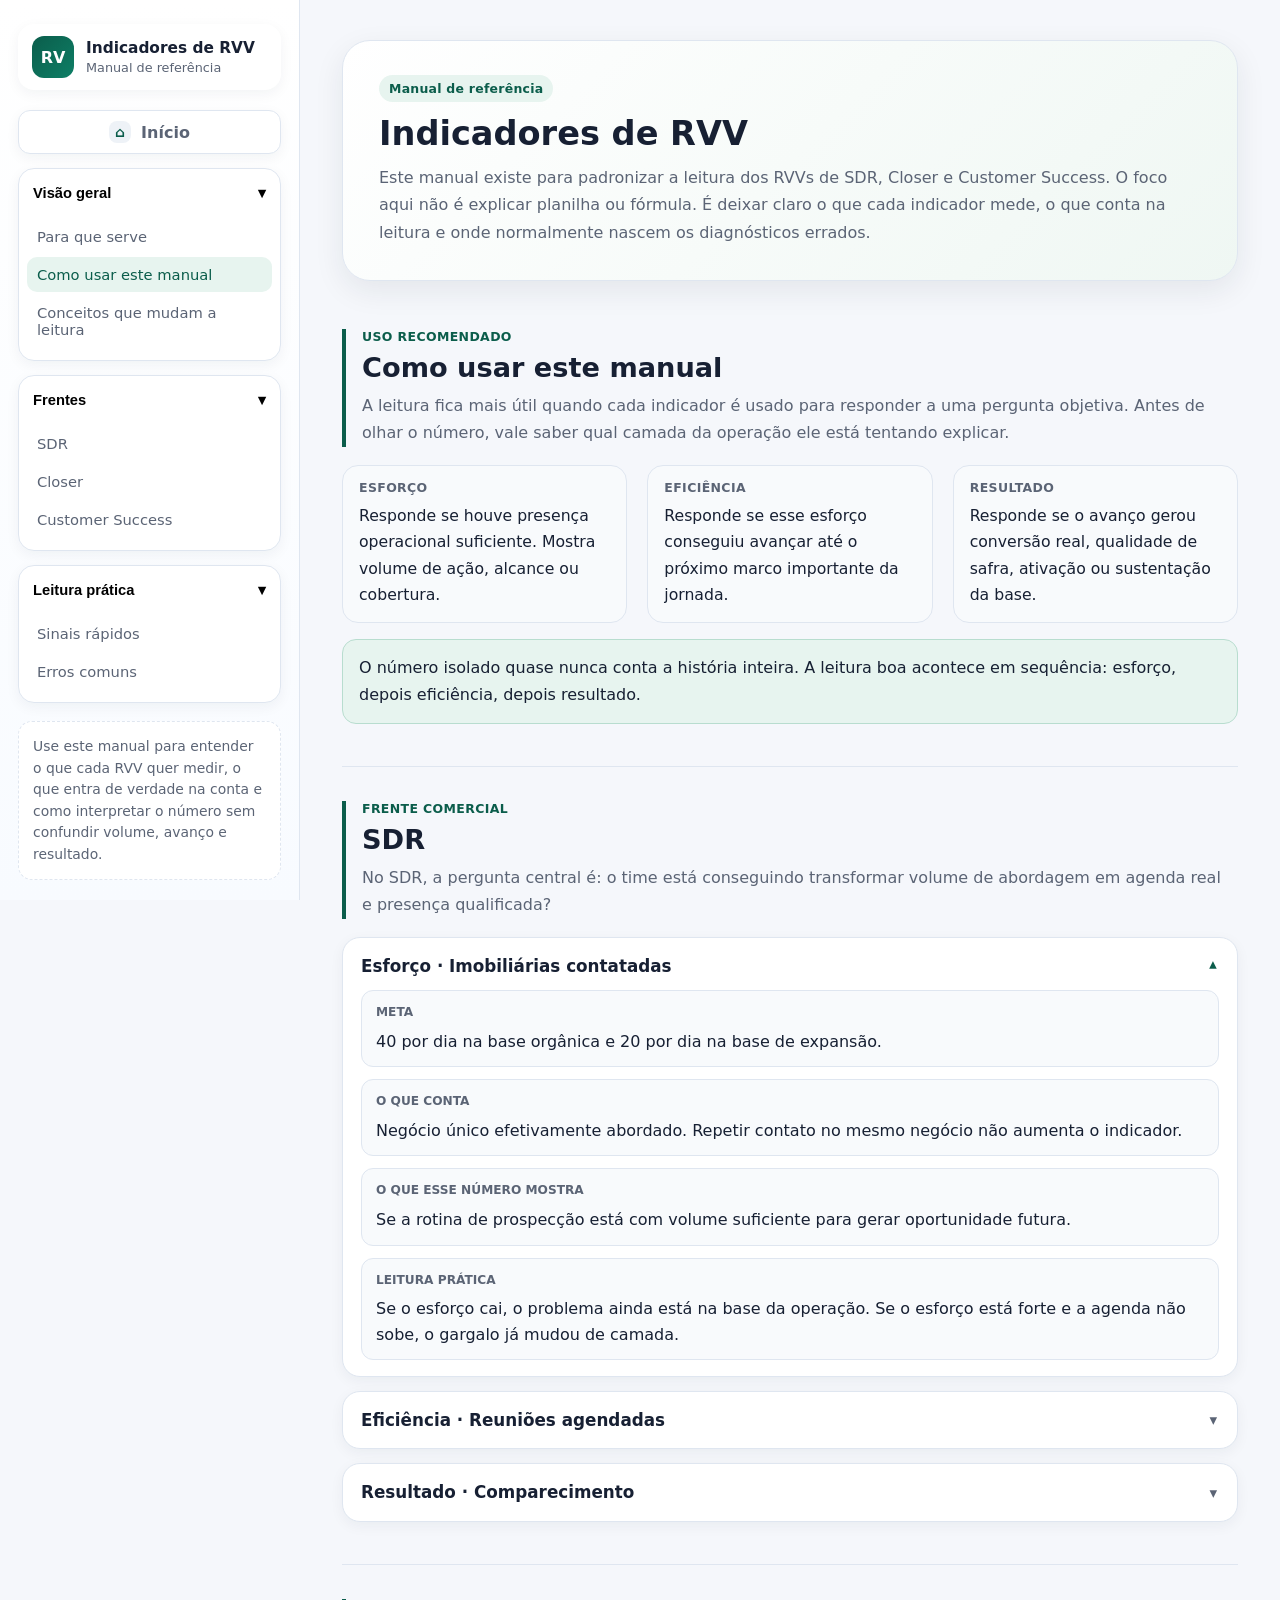
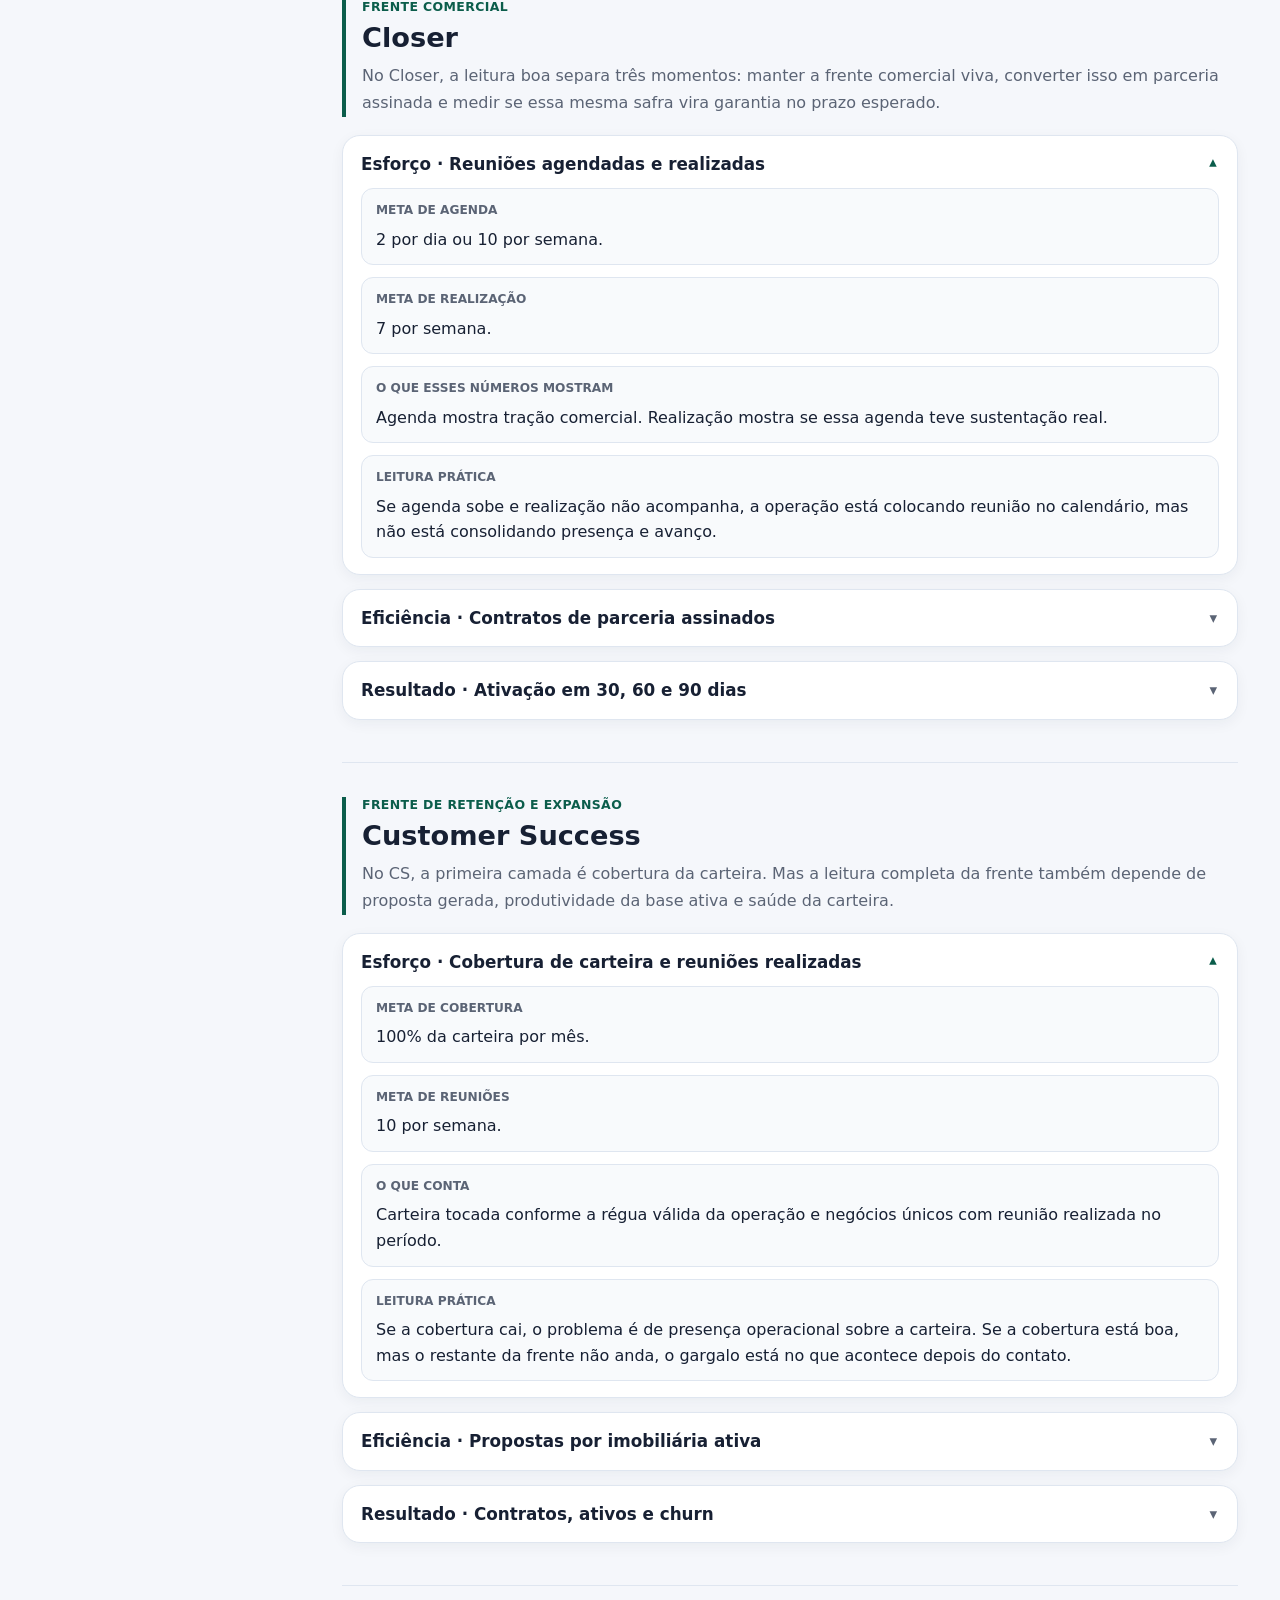
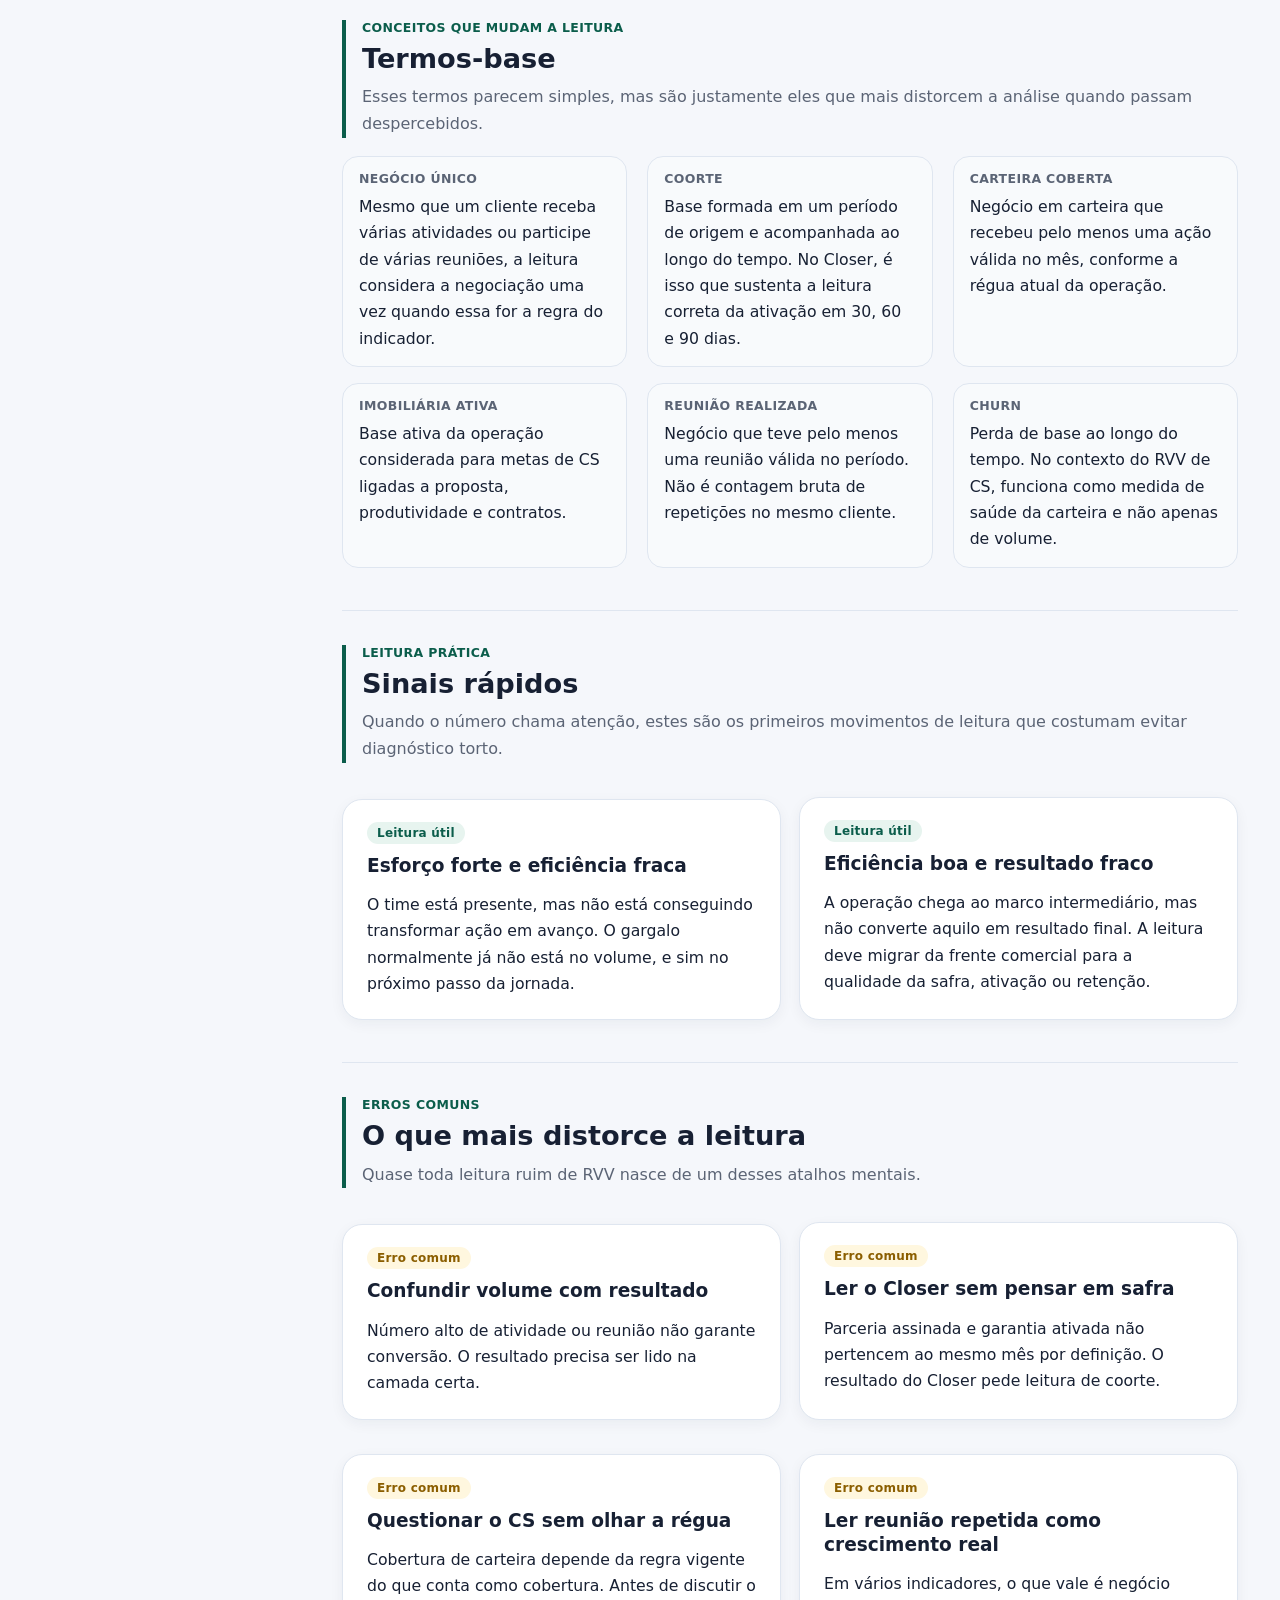
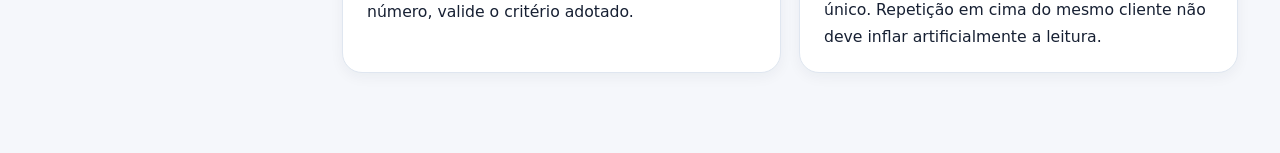
<file: manual-termos-indicadores.html>
<!DOCTYPE html>
<html lang="pt-BR">
<head>
  <meta charset="UTF-8" />
  <meta name="viewport" content="width=device-width, initial-scale=1.0" />
  <title>Indicadores de RVV | Ucred RevOps</title>
  <link rel="stylesheet" href="assets/style.css" />
</head>
<body>
  <div class="layout">
    <aside class="sidebar">
      <div class="brand">
        <div class="brand-mark">RV</div>
        <div>
          <div class="brand-title">Indicadores de RVV</div>
          <div class="brand-subtitle">Manual de referência</div>
        </div>
      </div>

      <div class="sidebar-home">
        <a class="home-link" href="index.html"><span class="home-link-icon" aria-hidden="true">⌂</span><span>Início</span></a>
      </div>

      <div class="nav-group">
        <button class="nav-toggle" data-target="nav-intro" aria-expanded="true">Visão geral<span class="caret">▾</span></button>
        <div id="nav-intro" class="nav-items">
          <a class="nav-link" href="#visao-geral">Para que serve</a>
          <a class="nav-link" href="#como-usar">Como usar este manual</a>
          <a class="nav-link" href="#conceitos">Conceitos que mudam a leitura</a>
        </div>
      </div>

      <div class="nav-group">
        <button class="nav-toggle" data-target="nav-frentes" aria-expanded="true">Frentes<span class="caret">▾</span></button>
        <div id="nav-frentes" class="nav-items">
          <a class="nav-link" href="#sdr">SDR</a>
          <a class="nav-link" href="#closer">Closer</a>
          <a class="nav-link" href="#cs">Customer Success</a>
        </div>
      </div>

      <div class="nav-group">
        <button class="nav-toggle" data-target="nav-leitura" aria-expanded="true">Leitura prática<span class="caret">▾</span></button>
        <div id="nav-leitura" class="nav-items">
          <a class="nav-link" href="#sinais">Sinais rápidos</a>
          <a class="nav-link" href="#erros">Erros comuns</a>
        </div>
      </div>

      <div class="sidebar-note">
        Use este manual para entender o que cada RVV quer medir, o que entra de verdade na conta e como interpretar o número sem confundir volume, avanço e resultado.
      </div>
    </aside>

    <main class="content">
      <div class="content-inner">
        <div class="hero" id="visao-geral">
          <div class="hero-eyebrow">Manual de referência</div>
          <h1>Indicadores de RVV</h1>
          <p>
            Este manual existe para padronizar a leitura dos RVVs de SDR, Closer e Customer Success. O foco aqui não é explicar planilha ou fórmula. É deixar claro o que cada indicador mede, o que conta na leitura e onde normalmente nascem os diagnósticos errados.
          </p>
        </div>

        <section class="section" id="como-usar">
          <div class="section-header">
            <div class="section-kicker">Uso recomendado</div>
            <h2>Como usar este manual</h2>
            <div class="section-intro">A leitura fica mais útil quando cada indicador é usado para responder a uma pergunta objetiva. Antes de olhar o número, vale saber qual camada da operação ele está tentando explicar.</div>
          </div>

          <div class="kb-grid kb-grid-3">
            <div class="kb-block">
              <div class="kb-label">Esforço</div>
              <div class="kb-value">Responde se houve presença operacional suficiente. Mostra volume de ação, alcance ou cobertura.</div>
            </div>
            <div class="kb-block">
              <div class="kb-label">Eficiência</div>
              <div class="kb-value">Responde se esse esforço conseguiu avançar até o próximo marco importante da jornada.</div>
            </div>
            <div class="kb-block">
              <div class="kb-label">Resultado</div>
              <div class="kb-value">Responde se o avanço gerou conversão real, qualidade de safra, ativação ou sustentação da base.</div>
            </div>
          </div>

          <div class="notice ok">
            O número isolado quase nunca conta a história inteira. A leitura boa acontece em sequência: esforço, depois eficiência, depois resultado.
          </div>
        </section>

        <section class="section" id="sdr">
          <div class="section-header">
            <div class="section-kicker">Frente comercial</div>
            <h2>SDR</h2>
            <div class="section-intro">No SDR, a pergunta central é: o time está conseguindo transformar volume de abordagem em agenda real e presença qualificada?</div>
          </div>

          <div class="accordion-list">
            <details open>
              <summary>Esforço · Imobiliárias contatadas</summary>
              <div class="file-meta">
                <div class="meta-item"><strong>Meta</strong>40 por dia na base orgânica e 20 por dia na base de expansão.</div>
                <div class="meta-item"><strong>O que conta</strong>Negócio único efetivamente abordado. Repetir contato no mesmo negócio não aumenta o indicador.</div>
                <div class="meta-item"><strong>O que esse número mostra</strong>Se a rotina de prospecção está com volume suficiente para gerar oportunidade futura.</div>
                <div class="meta-item"><strong>Leitura prática</strong>Se o esforço cai, o problema ainda está na base da operação. Se o esforço está forte e a agenda não sobe, o gargalo já mudou de camada.</div>
              </div>
            </details>

            <details>
              <summary>Eficiência · Reuniões agendadas</summary>
              <div class="file-meta">
                <div class="meta-item"><strong>Meta</strong>20 por semana.</div>
                <div class="meta-item"><strong>O que conta</strong>Negócio único que chegou ao marco de reunião agendada.</div>
                <div class="meta-item"><strong>O que esse número mostra</strong>Capacidade de converter abordagem em agenda concreta.</div>
                <div class="meta-item"><strong>Leitura prática</strong>Se o esforço está alto e a agenda não acompanha, vale revisar discurso, timing, aderência da oferta e qualidade da abordagem inicial.</div>
              </div>
            </details>

            <details>
              <summary>Resultado · Comparecimento</summary>
              <div class="file-meta">
                <div class="meta-item"><strong>Meta</strong>70%.</div>
                <div class="meta-item"><strong>O que conta</strong>Presença real na reunião, e não apenas reunião marcada.</div>
                <div class="meta-item"><strong>O que esse número mostra</strong>Qualidade da agenda construída e aderência do lead que chegou à reunião.</div>
                <div class="meta-item"><strong>Leitura prática</strong>Quando o comparecimento cai, a revisão costuma estar em confirmação, contexto da reunião, qualidade do lead levado e expectativa criada no convite.</div>
              </div>
            </details>
          </div>
        </section>

        <section class="section" id="closer">
          <div class="section-header">
            <div class="section-kicker">Frente comercial</div>
            <h2>Closer</h2>
            <div class="section-intro">No Closer, a leitura boa separa três momentos: manter a frente comercial viva, converter isso em parceria assinada e medir se essa mesma safra vira garantia no prazo esperado.</div>
          </div>

          <div class="accordion-list">
            <details open>
              <summary>Esforço · Reuniões agendadas e realizadas</summary>
              <div class="file-meta">
                <div class="meta-item"><strong>Meta de agenda</strong>2 por dia ou 10 por semana.</div>
                <div class="meta-item"><strong>Meta de realização</strong>7 por semana.</div>
                <div class="meta-item"><strong>O que esses números mostram</strong>Agenda mostra tração comercial. Realização mostra se essa agenda teve sustentação real.</div>
                <div class="meta-item"><strong>Leitura prática</strong>Se agenda sobe e realização não acompanha, a operação está colocando reunião no calendário, mas não está consolidando presença e avanço.</div>
              </div>
            </details>

            <details>
              <summary>Eficiência · Contratos de parceria assinados</summary>
              <div class="file-meta">
                <div class="meta-item"><strong>Meta</strong>10 por mês.</div>
                <div class="meta-item"><strong>O que conta</strong>Negócios que chegaram ao marco de contrato de parceria assinado.</div>
                <div class="meta-item"><strong>O que esse número mostra</strong>Capacidade de transformar negociação em fechamento comercial.</div>
                <div class="meta-item"><strong>Leitura prática</strong>Se a frente comercial está viva, mas parceria não sobe, o gargalo tende a estar em proposta, negociação, timing ou qualidade da oportunidade fechada.</div>
              </div>
            </details>

            <details>
              <summary>Resultado · Ativação em 30, 60 e 90 dias</summary>
              <div class="file-meta">
                <div class="meta-item"><strong>Metas</strong>30 dias = 40% · 60 dias = 60% · 90 dias = 90%.</div>
                <div class="meta-item"><strong>O que conta</strong>A ativação em garantia dos mesmos negócios que assinaram parceria no período de origem.</div>
                <div class="meta-item"><strong>O que esse número mostra</strong>Qualidade da safra fechada e consistência da transição entre fechamento e ativação.</div>
                <div class="meta-item"><strong>Leitura prática</strong>Quando parceria sobe, mas ativação não acompanha, o fechamento existe, mas a safra construída não está convertendo com a qualidade esperada.</div>
              </div>
              <div class="notice warn">
                No Closer, resultado deve ser lido como coorte. O período define a base de parceria assinada. A garantia é avaliada sobre essa mesma base em 30, 60 e 90 dias.
              </div>
            </details>
          </div>
        </section>

        <section class="section" id="cs">
          <div class="section-header">
            <div class="section-kicker">Frente de retenção e expansão</div>
            <h2>Customer Success</h2>
            <div class="section-intro">No CS, a primeira camada é cobertura da carteira. Mas a leitura completa da frente também depende de proposta gerada, produtividade da base ativa e saúde da carteira.</div>
          </div>

          <div class="accordion-list">
            <details open>
              <summary>Esforço · Cobertura de carteira e reuniões realizadas</summary>
              <div class="file-meta">
                <div class="meta-item"><strong>Meta de cobertura</strong>100% da carteira por mês.</div>
                <div class="meta-item"><strong>Meta de reuniões</strong>10 por semana.</div>
                <div class="meta-item"><strong>O que conta</strong>Carteira tocada conforme a régua válida da operação e negócios únicos com reunião realizada no período.</div>
                <div class="meta-item"><strong>Leitura prática</strong>Se a cobertura cai, o problema é de presença operacional sobre a carteira. Se a cobertura está boa, mas o restante da frente não anda, o gargalo está no que acontece depois do contato.</div>
              </div>
            </details>

            <details>
              <summary>Eficiência · Propostas por imobiliária ativa</summary>
              <div class="file-meta">
                <div class="meta-item"><strong>Meta</strong>7,5 propostas por imobiliária ativa por mês.</div>
                <div class="meta-item"><strong>Supermeta</strong>10 propostas por imobiliária ativa por mês.</div>
                <div class="meta-item"><strong>O que esse número mostra</strong>Se a atuação do CS está conseguindo gerar oportunidade concreta a partir da base acompanhada.</div>
                <div class="meta-item"><strong>Leitura prática</strong>Esse indicador separa contato de movimentação real. Cobertura alta sem proposta suficiente indica relacionamento sem avanço comercial.</div>
              </div>
            </details>

            <details>
              <summary>Resultado · Contratos, ativos e churn</summary>
              <div class="file-meta">
                <div class="meta-item"><strong>Contratos por imobiliária ativa</strong>Meta de 2,20 por mês, com supermeta de 2,50.</div>
                <div class="meta-item"><strong>Carteira ativa</strong>Meta de 80%.</div>
                <div class="meta-item"><strong>Churn</strong>Máximo de 10% ao ano.</div>
                <div class="meta-item"><strong>O que esse bloco mostra</strong>Se a carteira acompanhada está gerando produtividade real sem perder saúde da base.</div>
              </div>
              <div class="notice ok">
                Mesmo que o painel atual do CS esteja concentrado no esforço por limitação de acesso a parte da base, as metas de eficiência e resultado continuam sendo a referência correta de gestão da frente.
              </div>
            </details>
          </div>
        </section>

        <section class="section" id="conceitos">
          <div class="section-header">
            <div class="section-kicker">Conceitos que mudam a leitura</div>
            <h2>Termos-base</h2>
            <div class="section-intro">Esses termos parecem simples, mas são justamente eles que mais distorcem a análise quando passam despercebidos.</div>
          </div>

          <div class="kb-grid kb-grid-3">
            <div class="kb-block">
              <div class="kb-label">Negócio único</div>
              <div class="kb-value">Mesmo que um cliente receba várias atividades ou participe de várias reuniões, a leitura considera a negociação uma vez quando essa for a regra do indicador.</div>
            </div>
            <div class="kb-block">
              <div class="kb-label">Coorte</div>
              <div class="kb-value">Base formada em um período de origem e acompanhada ao longo do tempo. No Closer, é isso que sustenta a leitura correta da ativação em 30, 60 e 90 dias.</div>
            </div>
            <div class="kb-block">
              <div class="kb-label">Carteira coberta</div>
              <div class="kb-value">Negócio em carteira que recebeu pelo menos uma ação válida no mês, conforme a régua atual da operação.</div>
            </div>
            <div class="kb-block">
              <div class="kb-label">Imobiliária ativa</div>
              <div class="kb-value">Base ativa da operação considerada para metas de CS ligadas a proposta, produtividade e contratos.</div>
            </div>
            <div class="kb-block">
              <div class="kb-label">Reunião realizada</div>
              <div class="kb-value">Negócio que teve pelo menos uma reunião válida no período. Não é contagem bruta de repetições no mesmo cliente.</div>
            </div>
            <div class="kb-block">
              <div class="kb-label">Churn</div>
              <div class="kb-value">Perda de base ao longo do tempo. No contexto do RVV de CS, funciona como medida de saúde da carteira e não apenas de volume.</div>
            </div>
          </div>
        </section>

        <section class="section" id="sinais">
          <div class="section-header">
            <div class="section-kicker">Leitura prática</div>
            <h2>Sinais rápidos</h2>
            <div class="section-intro">Quando o número chama atenção, estes são os primeiros movimentos de leitura que costumam evitar diagnóstico torto.</div>
          </div>

          <div class="two-col-cards">
            <div class="card">
              <div class="kb-title">
                <span class="badge ok">Leitura útil</span>
                <h3>Esforço forte e eficiência fraca</h3>
              </div>
              <div class="kb-value">O time está presente, mas não está conseguindo transformar ação em avanço. O gargalo normalmente já não está no volume, e sim no próximo passo da jornada.</div>
            </div>

            <div class="card">
              <div class="kb-title">
                <span class="badge ok">Leitura útil</span>
                <h3>Eficiência boa e resultado fraco</h3>
              </div>
              <div class="kb-value">A operação chega ao marco intermediário, mas não converte aquilo em resultado final. A leitura deve migrar da frente comercial para a qualidade da safra, ativação ou retenção.</div>
            </div>
          </div>
        </section>

        <section class="section" id="erros">
          <div class="section-header">
            <div class="section-kicker">Erros comuns</div>
            <h2>O que mais distorce a leitura</h2>
            <div class="section-intro">Quase toda leitura ruim de RVV nasce de um desses atalhos mentais.</div>
          </div>

          <div class="two-col-cards">
            <div class="card">
              <div class="kb-title">
                <span class="badge warn">Erro comum</span>
                <h3>Confundir volume com resultado</h3>
              </div>
              <div class="kb-value">Número alto de atividade ou reunião não garante conversão. O resultado precisa ser lido na camada certa.</div>
            </div>

            <div class="card">
              <div class="kb-title">
                <span class="badge warn">Erro comum</span>
                <h3>Ler o Closer sem pensar em safra</h3>
              </div>
              <div class="kb-value">Parceria assinada e garantia ativada não pertencem ao mesmo mês por definição. O resultado do Closer pede leitura de coorte.</div>
            </div>

            <div class="card">
              <div class="kb-title">
                <span class="badge warn">Erro comum</span>
                <h3>Questionar o CS sem olhar a régua</h3>
              </div>
              <div class="kb-value">Cobertura de carteira depende da regra vigente do que conta como cobertura. Antes de discutir o número, valide o critério adotado.</div>
            </div>

            <div class="card">
              <div class="kb-title">
                <span class="badge warn">Erro comum</span>
                <h3>Ler reunião repetida como crescimento real</h3>
              </div>
              <div class="kb-value">Em vários indicadores, o que vale é negócio único. Repetição em cima do mesmo cliente não deve inflar artificialmente a leitura.</div>
            </div>
          </div>
        </section>

        <div class="footer-space"></div>
      </div>
    </main>
  </div>

  <script src="assets/app.js"></script>
</body>
</html>
</file>
<file: assets/style.css>
:root {
  --bg: #f5f7fb;
  --panel: #ffffff;
  --panel-2: #f8fafc;
  --text: #172033;
  --muted: #5b6475;
  --line: #dfe6f0;
  --line-strong: #cfd8e6;
  --brand: #0b5d4b;
  --brand-2: #e7f4ef;
  --brand-soft: #f2faf6;
  --warn: #8b5e00;
  --warn-bg: #fff7df;
  --danger: #a12b2b;
  --danger-bg: #fdecec;
  --shadow: 0 10px 30px rgba(23, 32, 51, 0.08);
  --shadow-soft: 0 4px 14px rgba(23, 32, 51, 0.05);
  --radius: 16px;
}

* { box-sizing: border-box; }
html { scroll-behavior: smooth; }
body {
  margin: 0;
  font-family: Inter, system-ui, -apple-system, BlinkMacSystemFont, "Segoe UI", sans-serif;
  background: var(--bg);
  color: var(--text);
}

a { color: inherit; text-decoration: none; }
code {
  font-family: ui-monospace, SFMono-Regular, Menlo, Consolas, monospace;
  background: #eef2f7;
  padding: 0.15rem 0.35rem;
  border-radius: 8px;
  font-size: 0.95em;
}

.layout {
  display: grid;
  grid-template-columns: 300px minmax(0, 1fr);
  min-height: 100vh;
}

.sidebar {
  position: sticky;
  top: 0;
  height: 100vh;
  overflow: auto;
  padding: 24px 18px 28px;
  background: linear-gradient(180deg, #ffffff 0%, #f8fbff 100%);
  border-right: 1px solid var(--line);
}

.brand {
  display: flex;
  align-items: center;
  gap: 12px;
  padding: 12px 14px;
  border-radius: 16px;
  background: var(--panel);
  box-shadow: var(--shadow-soft);
  margin-bottom: 20px;
}

.brand-mark {
  width: 42px;
  height: 42px;
  border-radius: 12px;
  background: linear-gradient(135deg, var(--brand) 0%, #0e7f66 100%);
  display: grid;
  place-items: center;
  color: white;
  font-weight: 800;
}

.brand-title {
  font-size: 0.96rem;
  font-weight: 700;
  line-height: 1.25;
}

.brand-subtitle {
  font-size: 0.8rem;
  color: var(--muted);
  margin-top: 2px;
}

.nav-group {
  background: var(--panel);
  border: 1px solid var(--line);
  border-radius: var(--radius);
  overflow: hidden;
  margin-bottom: 14px;
  box-shadow: var(--shadow-soft);
}

.nav-toggle {
  width: 100%;
  border: 0;
  background: transparent;
  padding: 15px 14px;
  font-size: 0.92rem;
  font-weight: 700;
  display: flex;
  align-items: center;
  justify-content: space-between;
  cursor: pointer;
}

.nav-items {
  padding: 0 8px 10px;
}

.nav-link {
  display: block;
  padding: 9px 10px;
  margin: 3px 0;
  border-radius: 10px;
  color: var(--muted);
  font-size: 0.92rem;
}

.nav-link:hover, .nav-link.active {
  background: var(--brand-2);
  color: var(--brand);
}

.sidebar-note {
  margin-top: 18px;
  padding: 14px;
  border-radius: 14px;
  background: var(--panel);
  border: 1px dashed var(--line);
  color: var(--muted);
  font-size: 0.87rem;
  line-height: 1.55;
}

.content {
  min-width: 0;
  padding: 40px 42px 56px;
}

.content-inner {
  width: 100%;
  max-width: 1120px;
  margin: 0 auto;
}

.hero {
  padding: 34px 36px;
  border-radius: 28px;
  background: linear-gradient(135deg, #ffffff 0%, #eff7f3 100%);
  border: 1px solid var(--line);
  box-shadow: var(--shadow);
  margin-bottom: 34px;
}

.hero-eyebrow {
  display: inline-block;
  padding: 6px 10px;
  border-radius: 999px;
  background: var(--brand-2);
  color: var(--brand);
  font-size: 0.78rem;
  font-weight: 800;
  letter-spacing: 0.02em;
  margin-bottom: 14px;
}

.hero h1 {
  margin: 0 0 12px;
  font-size: 2.1rem;
  line-height: 1.08;
}

.hero p {
  margin: 0;
  color: var(--muted);
  line-height: 1.7;
  max-width: 860px;
}

.section {
  margin-top: 42px;
  padding-top: 6px;
  scroll-margin-top: 24px;
}

.section + .section {
  border-top: 1px solid var(--line);
  padding-top: 34px;
}

.section-header {
  margin-bottom: 18px;
  padding-left: 16px;
  border-left: 4px solid var(--brand);
}

.section-kicker {
  color: var(--brand);
  font-weight: 800;
  font-size: 0.78rem;
  letter-spacing: 0.03em;
  text-transform: uppercase;
}

.section h2 {
  margin: 8px 0 10px;
  font-size: 1.7rem;
  line-height: 1.15;
}

.section-intro {
  color: var(--muted);
  line-height: 1.68;
  max-width: 860px;
}

.card {
  background: var(--panel);
  border: 1px solid var(--line);
  border-radius: 20px;
  box-shadow: var(--shadow-soft);
  padding: 22px 24px;
  margin-top: 18px;
}

.card + .card { margin-top: 16px; }

.kb-title {
  display: flex;
  align-items: center;
  gap: 10px;
  flex-wrap: wrap;
  margin-bottom: 14px;
}

.kb-title h3 {
  margin: 0;
  font-size: 1.16rem;
  line-height: 1.3;
}

.badge {
  display: inline-flex;
  align-items: center;
  justify-content: center;
  padding: 4px 10px;
  border-radius: 999px;
  font-size: 0.75rem;
  font-weight: 800;
  letter-spacing: 0.02em;
}

.badge.type { background: #edf3fb; color: #32517a; }
.badge.ok { background: var(--brand-2); color: var(--brand); }
.badge.warn { background: var(--warn-bg); color: var(--warn); }
.badge.danger { background: var(--danger-bg); color: var(--danger); }

.kb-grid {
  display: grid;
  grid-template-columns: repeat(2, minmax(0, 1fr));
  gap: 16px 20px;
}

.kb-block {
  background: var(--panel-2);
  border: 1px solid var(--line);
  border-radius: 16px;
  padding: 14px 16px;
}

.kb-block.wide { grid-column: 1 / -1; }

.kb-label {
  font-size: 0.78rem;
  font-weight: 800;
  text-transform: uppercase;
  letter-spacing: 0.03em;
  color: var(--muted);
  margin-bottom: 8px;
}

.kb-value {
  line-height: 1.68;
  font-size: 0.98rem;
}

.kb-value ul {
  margin: 10px 0 0 18px;
  padding: 0;
}
.kb-value li { margin: 6px 0; }

.notice {
  margin-top: 16px;
  padding: 15px 16px;
  border-radius: 14px;
  border: 1px solid var(--line);
  background: var(--panel-2);
  line-height: 1.65;
}
.notice.warn { background: var(--warn-bg); border-color: #f2df91; }
.notice.danger { background: var(--danger-bg); border-color: #f3c2c2; }
.notice.ok { background: var(--brand-2); border-color: #b8ddcf; }

.file-list details,
.qa-list details {
  background: var(--panel);
  border: 1px solid var(--line);
  border-radius: 16px;
  padding: 14px 16px;
  margin-top: 12px;
  box-shadow: var(--shadow-soft);
}

.file-list summary,
.qa-list summary {
  cursor: pointer;
  font-weight: 700;
  list-style: none;
  line-height: 1.5;
}
.file-list summary::-webkit-details-marker,
.qa-list summary::-webkit-details-marker { display: none; }

.file-meta {
  margin-top: 12px;
  display: grid;
  gap: 12px;
}

.file-meta .meta-item {
  background: var(--panel-2);
  border: 1px solid var(--line);
  border-radius: 12px;
  padding: 12px 14px;
  line-height: 1.6;
}

.file-meta .meta-item strong {
  display: block;
  font-size: 0.76rem;
  text-transform: uppercase;
  color: var(--muted);
  margin-bottom: 6px;
}

.two-col-cards {
  display: grid;
  grid-template-columns: repeat(2, minmax(0, 1fr));
  gap: 18px;
}

.home-grid {
  display: grid;
  grid-template-columns: repeat(2, minmax(0, 1fr));
  gap: 18px;
}

.home-grid-3 {
  grid-template-columns: repeat(3, minmax(0, 1fr));
}

.link-card {
  background: var(--panel);
  border: 1px solid var(--line);
  border-radius: 20px;
  padding: 22px 22px;
  box-shadow: var(--shadow-soft);
}

.link-card h3 {
  margin: 12px 0 10px;
  line-height: 1.3;
}
.link-card p {
  margin: 0;
  color: var(--muted);
  line-height: 1.65;
}
.link-card .link-card-footer {
  margin-top: 16px;
  color: var(--brand);
  font-weight: 700;
}

.muted { color: var(--muted); }
.footer-space { height: 24px; }

@media (max-width: 1080px) {
  .layout { grid-template-columns: 1fr; }
  .sidebar {
    position: relative;
    height: auto;
    border-right: 0;
    border-bottom: 1px solid var(--line);
  }
  .content { padding: 26px 20px 42px; }
  .content-inner { max-width: 100%; }
}

@media (max-width: 760px) {
  .kb-grid,
  .two-col-cards,
  .home-grid,
  .home-grid-3 {
    grid-template-columns: 1fr;
  }
  .hero { padding: 24px 22px; }
  .hero h1 { font-size: 1.72rem; }
  .section { margin-top: 34px; }
  .section + .section { padding-top: 26px; }
  .section-header { padding-left: 12px; }
  .card { padding: 18px 18px; }
}


.nav-toggle .caret {
  display: inline-flex;
  transition: transform 0.2s ease;
}
.nav-toggle[aria-expanded="false"] .caret { transform: rotate(-90deg); }

.file-list summary,
.qa-list summary,
.accordion-list summary {
  position: relative;
  padding-right: 30px;
}

.file-list summary::after,
.qa-list summary::after,
.accordion-list summary::after {
  content: "▾";
  position: absolute;
  right: 2px;
  top: 50%;
  transform: translateY(-50%);
  color: var(--muted);
  font-size: 0.95rem;
  transition: transform 0.2s ease, color 0.2s ease;
}

.file-list details[open] summary::after,
.qa-list details[open] summary::after,
.accordion-list details[open] summary::after {
  transform: translateY(-50%) rotate(180deg);
  color: var(--brand);
}

.accordion-list details {
  background: var(--panel);
  border: 1px solid var(--line);
  border-radius: 18px;
  padding: 16px 18px;
  margin-top: 14px;
  box-shadow: var(--shadow-soft);
}

.accordion-list summary {
  cursor: pointer;
  font-weight: 800;
  font-size: 1.05rem;
  line-height: 1.45;
  list-style: none;
}
.accordion-list summary::-webkit-details-marker { display: none; }

.kb-grid-3 {
  grid-template-columns: repeat(3, minmax(0, 1fr));
}

.kb-table {
  display: grid;
  gap: 0;
  border: 1px solid var(--line);
  border-radius: 16px;
  overflow: hidden;
}
.kb-row {
  display: grid;
  grid-template-columns: 1.4fr 0.9fr 1.2fr;
  gap: 16px;
  padding: 14px 16px;
  background: var(--panel);
  border-top: 1px solid var(--line);
}
.kb-row:first-child { border-top: 0; }
.kb-row.kb-head {
  background: var(--panel-2);
  font-weight: 800;
  color: var(--text);
}
.kb-row > div { line-height: 1.55; }

.kb-flow {
  display: grid;
  gap: 14px;
}
.flow-step {
  display: grid;
  grid-template-columns: 44px minmax(0,1fr);
  gap: 14px;
  align-items: start;
  padding: 14px 16px;
  border: 1px solid var(--line);
  background: var(--panel-2);
  border-radius: 16px;
}
.flow-index {
  width: 44px;
  height: 44px;
  border-radius: 12px;
  background: var(--brand-2);
  color: var(--brand);
  display: grid;
  place-items: center;
  font-weight: 800;
}
.flow-step p {
  margin: 6px 0 0;
  color: var(--muted);
  line-height: 1.6;
}

.dense-list {
  margin: 0;
  padding-left: 20px;
}
.dense-list li {
  margin: 10px 0;
  line-height: 1.6;
}

@media (max-width: 1100px) {
  .home-grid-3 { grid-template-columns: repeat(2, minmax(0, 1fr)); }
}

@media (max-width: 900px) {
  .kb-grid-3 { grid-template-columns: 1fr; }
  .kb-row { grid-template-columns: 1fr; }
}


.content-home-only {
  min-width: 0;
  padding: 40px 42px 56px;
}

.sidebar-home {
  margin-bottom: 14px;
}

.sidebar-home .home-link {
  width: 100%;
  justify-content: center;
}

.top-home-link {
  display: none;
}

.home-link {
  display: inline-flex;
  align-items: center;
  gap: 10px;
  padding: 10px 14px;
  border-radius: 12px;
  border: 1px solid var(--line);
  background: var(--panel);
  color: var(--muted);
  font-weight: 700;
  box-shadow: var(--shadow-soft);
}

.home-link:hover {
  color: var(--brand);
  background: var(--brand-soft);
  border-color: #cfe5db;
}

.home-link-icon {
  display: inline-grid;
  place-items: center;
  width: 22px;
  height: 22px;
  border-radius: 8px;
  background: #eef2f7;
  color: var(--brand);
  font-size: 14px;
  line-height: 1;
}

.site-footer {
  margin: 56px auto 22px;
  text-align: center;
}

.site-footer-line {
  color: var(--muted);
  line-height: 1.55;
  font-size: 1rem;
}

.site-footer-strong {
  color: var(--ink);
  font-weight: 800;
  font-size: 1.15rem;
}

.site-footer-credit {
  margin-top: 16px;
  font-size: 0.95rem;
}


.activity-chip {
  display: inline-block;
  max-width: 100%;
  white-space: normal;
  word-break: break-word;
  font-family: ui-monospace, SFMono-Regular, Menlo, Consolas, monospace;
  font-size: 1rem;
  font-weight: 500;
  line-height: 1.35;
  color: var(--text);
  background: #eef2f7;
  border-radius: 999px;
  padding: 0.18rem 0.55rem;
  vertical-align: baseline;
}

.activity-note {
  margin-top: 12px;
}

.inline-example-text {
  font-size: 1rem;
  font-weight: 400;
  color: var(--text);
}
</file>
